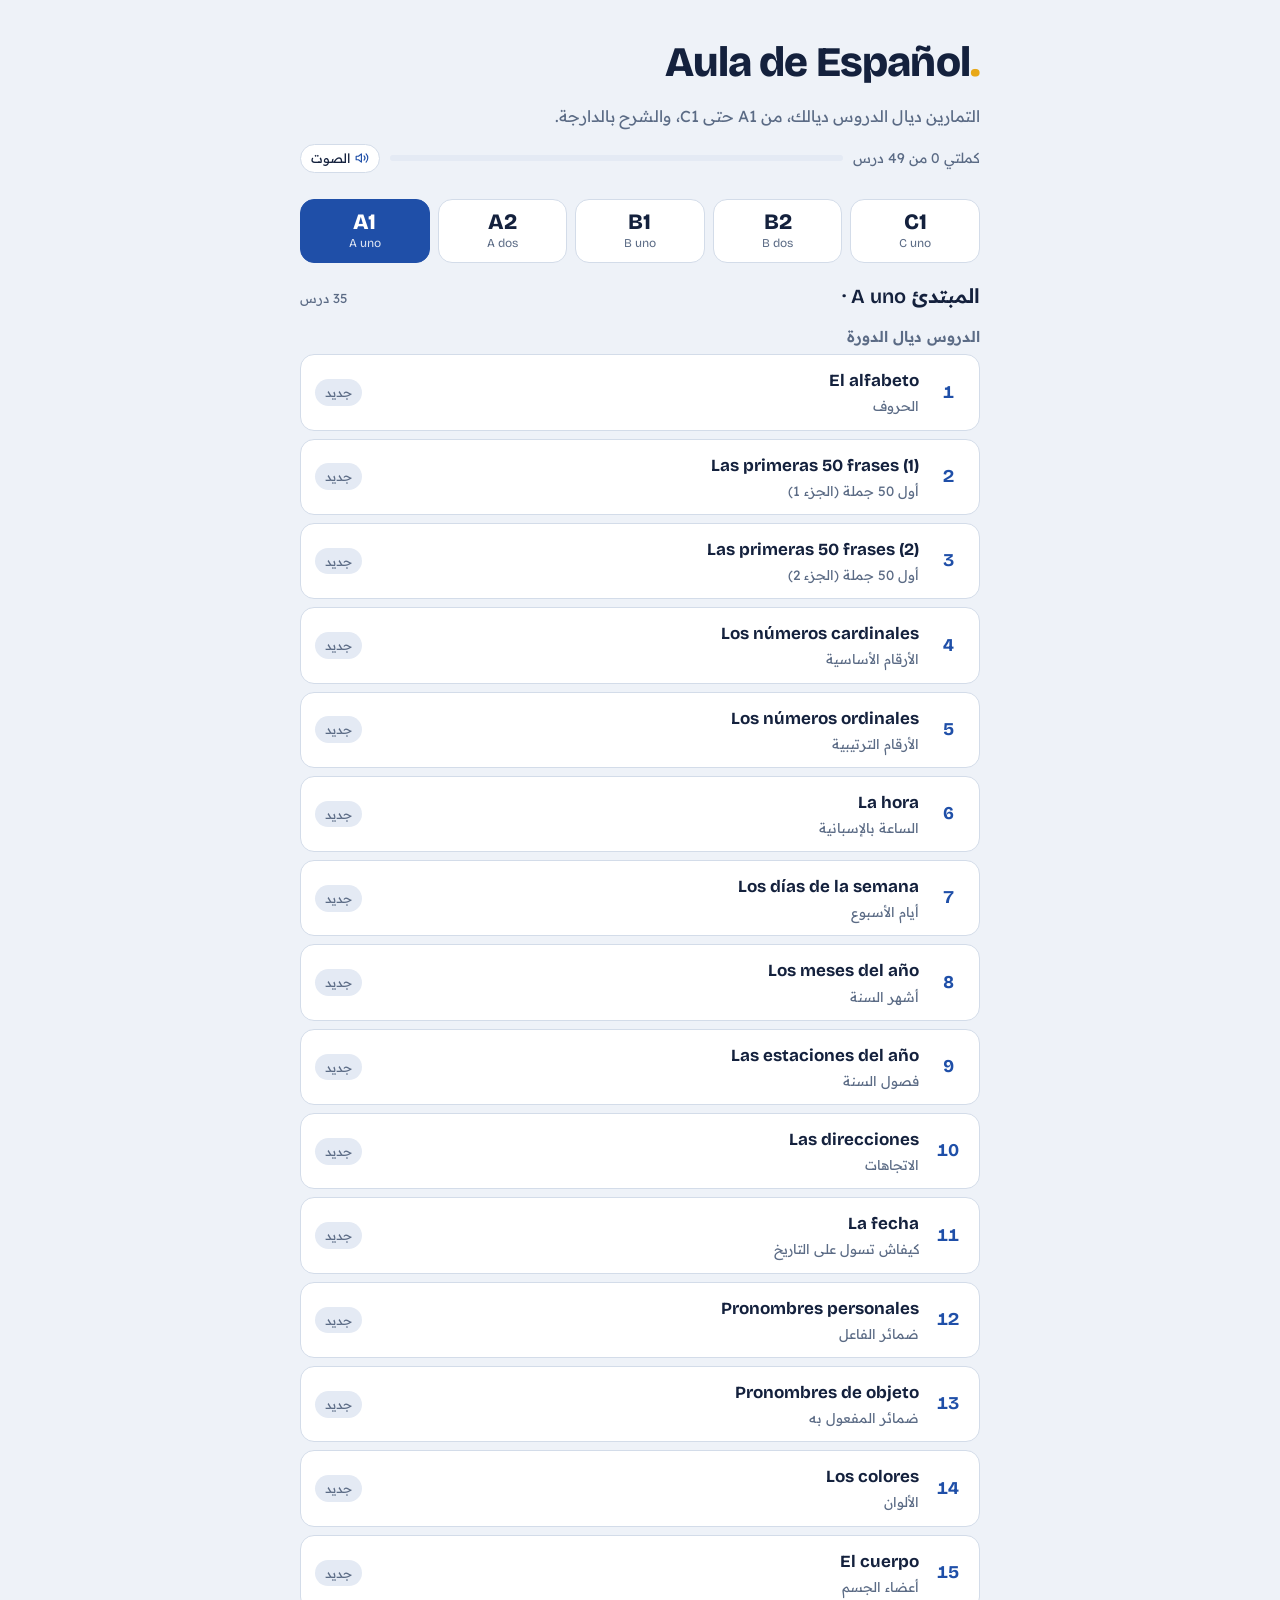
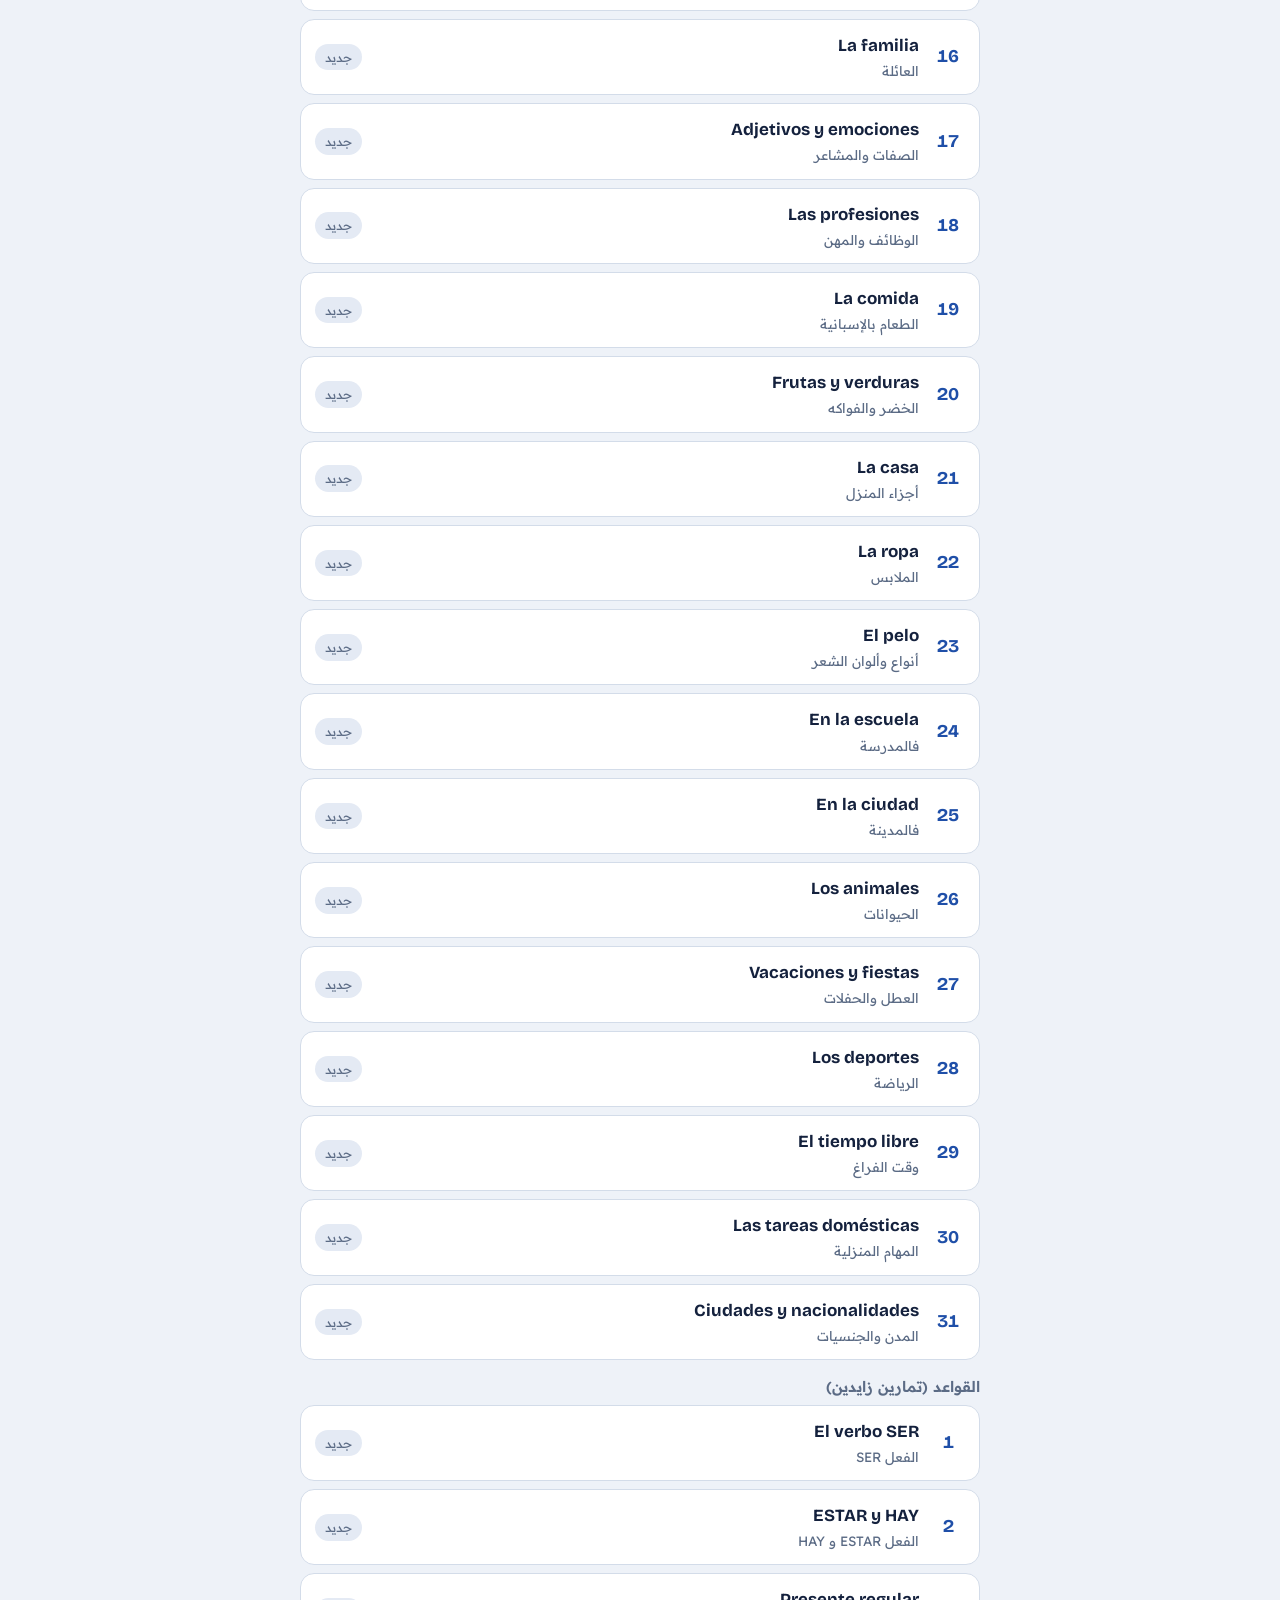
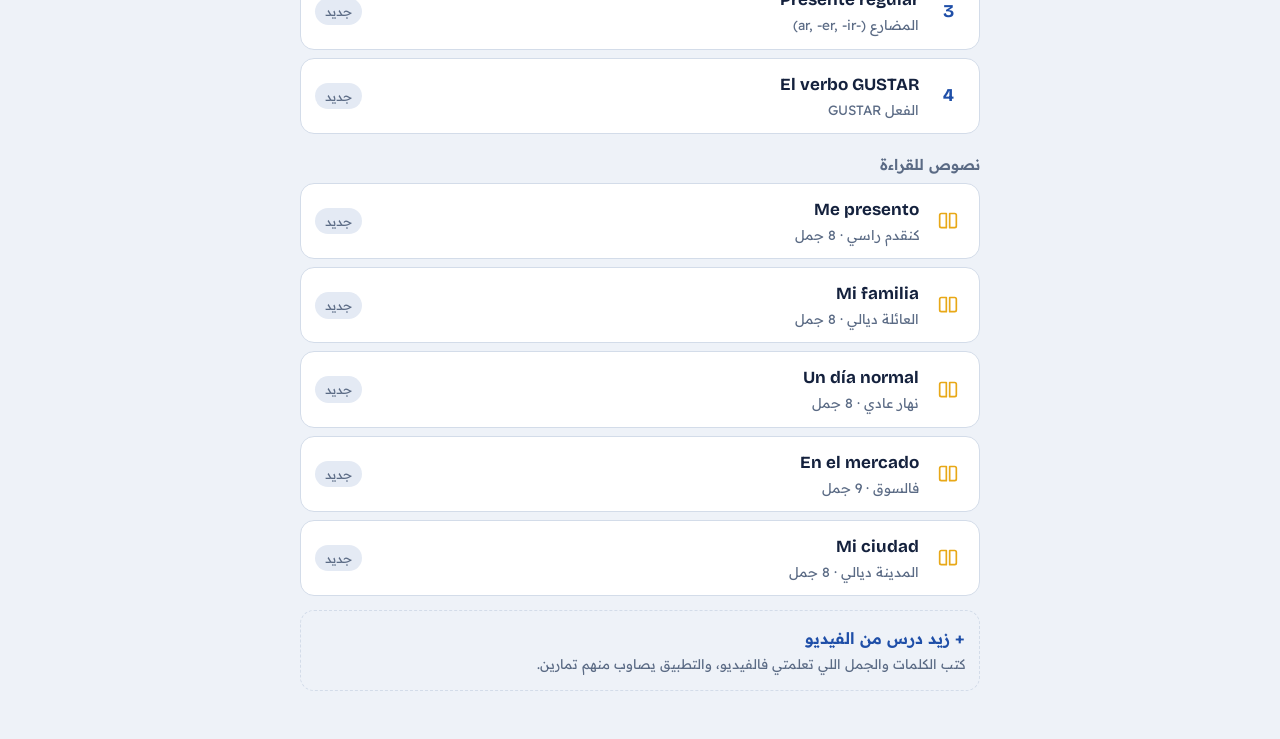
<file: docs/index.html>
<!doctype html>
<html lang="ar" dir="rtl">
<head>
<meta charset="utf-8">
<meta name="viewport" content="width=device-width, initial-scale=1, viewport-fit=cover">
<title>Aula de Español</title>
<meta name="description" content="تمارين الإسبانية من A1 حتى C1، بالشرح بالدارجة">
<link rel="preconnect" href="https://fonts.googleapis.com">
<link rel="preconnect" href="https://fonts.gstatic.com" crossorigin>
<link rel="stylesheet" href="https://fonts.googleapis.com/css2?family=Bricolage+Grotesque:opsz,wght@12..96,500;12..96,700;12..96,800&family=Readex+Pro:wght@300;400;500;600&display=swap">
<meta name="theme-color" content="#1F4FA8">
<link rel="manifest" href="manifest.webmanifest">
<link rel="icon" href="icons/icon-192.png">
<link rel="apple-touch-icon" href="icons/apple-touch-icon.png">
<meta name="apple-mobile-web-app-capable" content="yes">
<meta name="mobile-web-app-capable" content="yes">
<meta name="apple-mobile-web-app-title" content="Aula">
<meta name="apple-mobile-web-app-status-bar-style" content="default">
<style>:root { padding-top: env(safe-area-inset-top, 0px); padding-bottom: env(safe-area-inset-bottom, 0px); } body { margin: 0; } [hidden] { display: none !important; } img { max-width: 100%; }</style>
</head>
<body>
<style>
:root {
  --bg: #EEF2F8;
  --surface: #FFFFFF;
  --surface-2: #E4EAF4;
  --ink: #14213D;
  --muted: #5B6B85;
  --line: #D3DCE9;
  --accent: #1F4FA8;
  --accent-ink: #FFFFFF;
  --accent-soft: #DCE6F8;
  --sun: #E8A817;
  --sun-soft: #FCEFCB;
  --good: #1B7F52;
  --good-soft: #D6F0E2;
  --bad: #B83A33;
  --bad-soft: #F8DCDA;
  --radius: 14px;
  --display: "Bricolage Grotesque", "Readex Pro", system-ui, sans-serif;
  --body: "Readex Pro", "Segoe UI", Tahoma, system-ui, sans-serif;
}
@media (prefers-color-scheme: dark) {
  :root:not([data-theme="light"]) {
    color-scheme: dark;
    --bg: #0D1422; --surface: #16203A; --surface-2: #1D2946; --ink: #E7EDF8; --muted: #98A8C3;
    --line: #283655; --accent: #86A9F2; --accent-ink: #0D1422; --accent-soft: #22335A;
    --sun: #F2C14E; --sun-soft: #3A3120; --good: #5BC994; --good-soft: #173A2B; --bad: #F08A83; --bad-soft: #43201F;
  }
}
:root[data-theme="dark"] {
  color-scheme: dark;
  --bg: #0D1422; --surface: #16203A; --surface-2: #1D2946; --ink: #E7EDF8; --muted: #98A8C3;
  --line: #283655; --accent: #86A9F2; --accent-ink: #0D1422; --accent-soft: #22335A;
  --sun: #F2C14E; --sun-soft: #3A3120; --good: #5BC994; --good-soft: #173A2B; --bad: #F08A83; --bad-soft: #43201F;
}
* { box-sizing: border-box; }
html, body { background: var(--bg); }
body {
  color: var(--ink); font-family: var(--body); font-size: 16px; line-height: 1.65;
  padding-inline: 16px; padding-block: 0 48px;
}
#app { max-width: 680px; margin-inline: auto; }
.es { font-family: var(--display); direction: ltr; unicode-bidi: isolate; }
button { font: inherit; color: inherit; cursor: pointer; }
button:focus-visible, input:focus-visible, textarea:focus-visible, select:focus-visible { outline: 3px solid var(--sun); outline-offset: 2px; }
h1, h2, h3 { text-wrap: balance; margin: 0; line-height: 1.25; }

/* header */
.top { padding-block: 28px 18px; display: flex; flex-direction: column; gap: 6px; }
.brand { font-family: var(--display); font-weight: 800; font-size: clamp(30px, 8vw, 42px); letter-spacing: -0.02em; direction: ltr; text-align: right; }
.brand .mark { color: var(--sun); }
.sub { color: var(--muted); margin: 0; }
.meter { display: flex; align-items: center; gap: 10px; margin-top: 8px; font-size: 14px; color: var(--muted); }
.meter .bar { flex: 1; height: 6px; background: var(--surface-2); border-radius: 99px; overflow: hidden; }
.meter .bar i { display: block; height: 100%; background: var(--sun); border-radius: 99px; }

/* levels */
.levels { display: grid; grid-template-columns: repeat(5, 1fr); gap: 8px; direction: ltr; margin-block: 8px 20px; }
.lvl { background: var(--surface); border: 1.5px solid var(--line); border-radius: var(--radius); padding: 10px 4px 8px; display: flex; flex-direction: column; align-items: center; gap: 0; }
.lvl b { font-family: var(--display); font-size: 22px; font-weight: 800; line-height: 1.1; }
.lvl span { font-family: var(--display); font-size: 12px; color: var(--muted); }
.lvl[aria-pressed="true"] { background: var(--accent); border-color: var(--accent); color: var(--accent-ink); }
.lvl[aria-pressed="true"] span { color: var(--accent-ink); opacity: .85; }
.lvl-head { display: flex; justify-content: space-between; align-items: baseline; gap: 12px; margin-bottom: 10px; }
.lvl-head h2 { font-size: 20px; font-weight: 600; }
.lvl-head small { color: var(--muted); font-size: 13px; }

/* lesson list */
.list { display: flex; flex-direction: column; gap: 8px; }
.row { display: grid; grid-template-columns: 34px 1fr auto; align-items: center; gap: 12px; text-align: right; background: var(--surface); border: 1px solid var(--line); border-radius: var(--radius); padding: 12px 14px; width: 100%; }
.row:hover { border-color: var(--accent); }
.num { font-family: var(--display); font-weight: 700; color: var(--accent); font-size: 18px; text-align: center; font-variant-numeric: tabular-nums; }
.row .t { display: flex; flex-direction: column; min-width: 0; }
.row .t .es { font-weight: 700; font-size: 17px; text-align: right; }
.row .t small { color: var(--muted); font-size: 13.5px; }
.pill { font-size: 12.5px; padding: 3px 10px; border-radius: 99px; white-space: nowrap; font-variant-numeric: tabular-nums; }
.pill.new { background: var(--surface-2); color: var(--muted); }
.pill.ok { background: var(--good-soft); color: var(--good); }
.pill.mid { background: var(--sun-soft); color: var(--ink); }
.row.mine .num { color: var(--sun); }
.add-row { margin-top: 14px; border: 1.5px dashed var(--line); background: transparent; border-radius: var(--radius); padding: 14px; width: 100%; display: flex; flex-direction: column; gap: 2px; text-align: right; }
.add-row b { color: var(--accent); font-weight: 600; }
.add-row small { color: var(--muted); }

/* generic */
.back { background: none; border: 0; color: var(--muted); padding: 22px 0 8px; font-size: 15px; }
.back:hover { color: var(--accent); }
.eyebrow { font-family: var(--display); font-size: 13px; letter-spacing: .08em; text-transform: uppercase; color: var(--accent); direction: ltr; text-align: right; }
.lesson-title { font-family: var(--display); font-size: clamp(26px, 7vw, 34px); font-weight: 800; letter-spacing: -0.01em; direction: ltr; text-align: right; }
.lesson-ar { color: var(--muted); margin: 2px 0 18px; }
.tg { display: inline-block; margin: -8px 0 16px; color: var(--accent); font-weight: 500; font-size: 15px; text-decoration: none; border-bottom: 1.5px solid var(--accent-soft); }
.tg:hover { border-bottom-color: var(--accent); }
.note { background: var(--sun-soft); border-radius: var(--radius); padding: 14px 16px; display: flex; flex-direction: column; gap: 6px; margin-bottom: 20px; }
.note h3 { font-size: 15px; font-weight: 600; }
.note p { margin: 0; }
.note .es { font-weight: 700; }
.actions { display: grid; grid-template-columns: 1fr 1fr; gap: 10px; margin-bottom: 22px; }
.btn { border: 0; border-radius: 12px; padding: 13px 16px; font-weight: 600; background: var(--accent); color: var(--accent-ink); }
.btn.ghost { background: var(--surface); color: var(--ink); border: 1.5px solid var(--line); }
.btn:disabled { opacity: .45; cursor: default; }
h3.sec { font-size: 15px; font-weight: 600; color: var(--muted); margin-bottom: 8px; }
.vocab { background: var(--surface); border: 1px solid var(--line); border-radius: var(--radius); overflow: hidden; }
.vrow { display: grid; grid-template-columns: 40px 1fr 1fr; align-items: center; gap: 10px; padding: 9px 12px; border-top: 1px solid var(--line); }
.vrow:first-child { border-top: 0; }
.vrow .es { font-weight: 600; text-align: left; }
.vrow .ar { color: var(--muted); font-size: 15px; }
.say { width: 32px; height: 32px; border-radius: 99px; border: 0; background: var(--accent-soft); color: var(--accent); display: grid; place-items: center; }
.say svg { width: 16px; height: 16px; }

/* quiz */
.qtop { display: flex; align-items: center; gap: 12px; padding-block: 22px 18px; }
.qtop .close { background: none; border: 0; color: var(--muted); font-size: 15px; padding: 0; }
.qtop .bar { flex: 1; height: 8px; background: var(--surface-2); border-radius: 99px; overflow: hidden; }
.qtop .bar i { display: block; height: 100%; background: var(--accent); transition: width .3s; }
.qtop .count { font-variant-numeric: tabular-nums; color: var(--muted); font-size: 14px; direction: ltr; }
.kind { color: var(--muted); font-size: 14px; margin-bottom: 6px; }
.prompt { font-size: clamp(22px, 6vw, 28px); font-weight: 700; margin-bottom: 22px; display: flex; align-items: center; gap: 10px; flex-wrap: wrap; }
.prompt.es { justify-content: flex-end; }
.prompt .blank { display: inline-block; min-width: 70px; border-bottom: 3px solid var(--sun); margin-inline: 4px; color: var(--accent); text-align: center; }
.opts { display: flex; flex-direction: column; gap: 10px; }
.opt { background: var(--surface); border: 1.5px solid var(--line); border-radius: 12px; padding: 13px 16px; text-align: right; font-size: 17px; }
.opt.es { text-align: left; }
.opt:hover:not(:disabled) { border-color: var(--accent); }
.opt.right { background: var(--good-soft); border-color: var(--good); }
.opt.wrong { background: var(--bad-soft); border-color: var(--bad); }
.opt:disabled { cursor: default; }
.slots { min-height: 58px; border-bottom: 2px solid var(--line); display: flex; flex-wrap: wrap; gap: 8px; padding-bottom: 10px; margin-bottom: 18px; direction: ltr; }
.bank { display: flex; flex-wrap: wrap; gap: 8px; direction: ltr; }
.tok { background: var(--surface); border: 1.5px solid var(--line); border-bottom-width: 3px; border-radius: 10px; padding: 7px 13px; font-family: var(--display); font-size: 17px; font-weight: 600; }
.tok.used { visibility: hidden; }
.feedback { position: sticky; bottom: 0; margin-top: 24px; border-radius: var(--radius); padding: 14px 16px; display: flex; flex-direction: column; gap: 10px; }
.feedback.good { background: var(--good-soft); }
.feedback.bad { background: var(--bad-soft); }
.feedback b { font-size: 17px; }
.feedback .good-t { color: var(--good); }
.feedback .bad-t { color: var(--bad); }
.check { margin-top: 24px; width: 100%; }

/* flashcards */
.card { background: var(--surface); border: 1.5px solid var(--line); border-radius: 20px; min-height: 230px; padding: 24px; display: flex; flex-direction: column; align-items: center; justify-content: center; gap: 10px; text-align: center; width: 100%; margin-bottom: 14px; }
.card .front { font-family: var(--display); font-size: clamp(28px, 8vw, 38px); font-weight: 800; direction: ltr; }
.card .back-t { font-size: 22px; color: var(--accent); }
.card small { color: var(--muted); }

/* result */
.result { text-align: center; padding-block: 40px 10px; display: flex; flex-direction: column; align-items: center; gap: 8px; }
.score { font-family: var(--display); font-size: 64px; font-weight: 800; line-height: 1; direction: ltr; font-variant-numeric: tabular-nums; }
.score small { font-size: 26px; color: var(--muted); }
.result p { color: var(--muted); margin: 0; }
.review { margin-top: 18px; width: 100%; text-align: right; }

/* form */
.form { display: flex; flex-direction: column; gap: 14px; }
.form label { display: flex; flex-direction: column; gap: 6px; font-weight: 500; font-size: 15px; }
.form input, .form textarea, .form select { font: inherit; color: var(--ink); background: var(--surface); border: 1.5px solid var(--line); border-radius: 12px; padding: 11px 13px; width: 100%; }
.form textarea { min-height: 220px; direction: ltr; text-align: left; line-height: 1.8; font-family: var(--display); }
.help { background: var(--surface); border: 1px solid var(--line); border-radius: var(--radius); padding: 12px 14px; font-size: 14.5px; color: var(--muted); }
.help code { font-family: var(--display); color: var(--ink); direction: ltr; unicode-bidi: isolate; }
.err { color: var(--bad); font-size: 14px; margin: 0; }
.danger { background: none; border: 0; color: var(--bad); font-size: 14px; padding: 8px 0; }
.chip { display: inline-flex; align-items: center; gap: 5px; background: var(--surface); border: 1px solid var(--line); border-radius: 99px; padding: 3px 10px; font-size: 13px; color: var(--ink); }
.chip svg { width: 14px; height: 14px; color: var(--accent); }
.note.warn { background: var(--bad-soft); margin: 0; }
.field { display: flex; flex-direction: column; gap: 6px; font-weight: 500; font-size: 15px; }
.seg { display: grid; grid-template-columns: repeat(3, 1fr); gap: 6px; }
.seg-b { background: var(--surface); border: 1.5px solid var(--line); border-radius: 10px; padding: 9px; }
.seg-b[aria-pressed="true"] { background: var(--accent); border-color: var(--accent); color: var(--accent-ink); }
.steps { display: flex; flex-direction: column; gap: 12px; }
.steps section { background: var(--surface); border: 1px solid var(--line); border-radius: var(--radius); padding: 12px 16px; }
.steps h4 { margin: 0 0 4px; font-size: 16px; }
.steps ol { margin: 0; padding-inline-start: 20px; display: flex; flex-direction: column; gap: 6px; font-size: 15px; }
.toast { position: fixed; left: 16px; right: 16px; bottom: calc(16px + env(safe-area-inset-bottom, 0px)); max-width: 560px; margin-inline: auto; background: var(--ink); color: var(--bg); border-radius: 14px; padding: 12px 16px; display: flex; flex-wrap: wrap; gap: 6px 12px; align-items: center; justify-content: space-between; direction: rtl; z-index: 10; font-size: 14.5px; }
.toast .linkish { color: var(--sun); font-weight: 600; }
.row.read .num { color: var(--sun); display: grid; place-items: center; }
.seg.two { grid-template-columns: 1fr 1fr; }
.rctl { position: sticky; top: env(safe-area-inset-top, 0px); z-index: 2; background: var(--bg); padding-block: 10px; display: flex; flex-direction: column; gap: 10px; border-bottom: 1px solid var(--line); margin-bottom: 14px; }
.rctl .linkish { align-self: flex-start; }
.btn.stop { background: var(--bad); color: #fff; }
.turn-msg { margin: 0; font-weight: 600; color: var(--good); }
.reading { display: flex; flex-direction: column; gap: 4px; }
.sent { margin: 0; padding: 8px 12px; border-radius: 12px; cursor: pointer; display: flex; flex-direction: column; gap: 2px; border: 1.5px solid transparent; transition: background .2s; }
.sent .es { font-size: 19px; line-height: 1.6; text-align: left; }
.sent:hover { background: var(--surface); }
.sent.on { background: var(--accent-soft); border-color: var(--accent); }
.sent.turn { background: var(--good-soft); border-color: var(--good); }
.rqs { display: flex; flex-direction: column; gap: 18px; }
.rq { display: flex; flex-direction: column; gap: 10px; }
.rq .prompt { font-size: 19px; }
/* practice */
.pic { font-size: 88px; line-height: 1.15; text-align: center; margin: 4px 0 20px; }
.pic.num { font-family: var(--display); font-weight: 800; color: var(--accent); font-variant-numeric: tabular-nums; }
.answer-form { display: flex; flex-direction: column; gap: 10px; }
.answer-input { font: inherit; font-family: var(--display); font-size: 20px; direction: ltr; text-align: left; padding: 13px 14px; border-radius: 12px; border: 1.5px solid var(--line); background: var(--surface); color: var(--ink); width: 100%; resize: vertical; }
.answer-input.right { border-color: var(--good); background: var(--good-soft); }
.answer-input.wrong { border-color: var(--bad); background: var(--bad-soft); }
.keys { display: flex; flex-wrap: wrap; gap: 5px; direction: ltr; }
.key { background: var(--surface-2); border: 0; border-radius: 8px; min-width: 33px; padding: 4px 6px; font-family: var(--display); font-size: 17px; }
.key:hover { background: var(--accent-soft); }
.diff mark { background: var(--sun-soft); color: var(--bad); border-radius: 3px; text-decoration: underline; text-underline-offset: 3px; }
.row-say { display: flex; align-items: center; gap: 8px; flex-wrap: wrap; }
.row-say .es { font-size: 18px; }
.hint { color: var(--muted); font-size: 14px; }
.listen { display: flex; flex-direction: column; align-items: center; gap: 8px; margin: 4px 0 20px; }
.listen-btn { width: 88px; height: 88px; border-radius: 99px; border: 0; background: var(--accent); color: var(--accent-ink); display: grid; place-items: center; }
.listen-btn svg { width: 38px; height: 38px; }
.feedback.self, .feedback.wait { background: var(--surface); border: 1.5px solid var(--line); }
.btn.talk { grid-column: 1 / -1; background: var(--sun); color: #1b1606; display: flex; flex-direction: column; align-items: center; gap: 0; }
.btn.talk small { font-weight: 400; font-size: 13px; opacity: .8; }
/* chat */
.chat-title { flex: 1; text-align: left; color: var(--muted); font-size: 14px; overflow: hidden; text-overflow: ellipsis; white-space: nowrap; }
.chat-title b { color: var(--ink); }
.chat { display: flex; flex-direction: column; gap: 10px; padding-bottom: 170px; }
.bubble { max-width: 86%; padding: 10px 14px; border-radius: 18px; display: flex; flex-direction: column; gap: 6px; }
.bubble p { margin: 0; }
.bubble .es { font-size: 17px; text-align: left; }
.bubble.tutor { align-self: flex-start; background: var(--surface); border: 1px solid var(--line); border-start-start-radius: 6px; }
.bubble.me { align-self: flex-end; background: var(--accent); color: var(--accent-ink); border-start-end-radius: 6px; }
.bubble-tools { display: flex; align-items: center; gap: 10px; }
.linkish { background: none; border: 0; padding: 0; color: var(--accent); font-size: 14px; }
.tr { color: var(--muted); font-size: 15px; }
.fix { align-self: flex-end; max-width: 86%; border-radius: 12px; padding: 8px 12px; font-size: 14.5px; display: flex; flex-direction: column; gap: 4px; margin-top: -4px; }
.fix.good { background: var(--good-soft); } .fix.good b { color: var(--good); }
.fix.bad { background: var(--sun-soft); } .fix.bad b { color: var(--bad); }
.typing { flex-direction: row; gap: 5px; padding: 14px 16px; }
.typing span { width: 7px; height: 7px; border-radius: 99px; background: var(--muted); animation: blink 1.2s infinite; }
.typing span:nth-child(2) { animation-delay: .2s; } .typing span:nth-child(3) { animation-delay: .4s; }
@keyframes blink { 0%, 80%, 100% { opacity: .25; } 40% { opacity: 1; } }
.composer { position: fixed; left: 0; right: 0; bottom: 0; background: var(--bg); border-top: 1px solid var(--line); padding: 10px 16px calc(10px + env(safe-area-inset-bottom, 0px)); }
.composer-in { max-width: 680px; margin-inline: auto; display: flex; flex-direction: column; gap: 8px; }
.chat-form { display: flex; gap: 8px; }
.chat-form .answer-input { font-size: 17px; padding: 11px 13px; }
@media (prefers-reduced-motion: reduce) { .typing span { animation: none; opacity: .6; } }
@media (prefers-reduced-motion: reduce) { * { transition: none !important; } }
@media (max-width: 420px) { .levels { gap: 5px; } .lvl b { font-size: 19px; } .vrow { grid-template-columns: 36px 1fr; } .vrow .ar { grid-column: 2; margin-top: -6px; } }
</style>

<main id="app" dir="rtl" lang="ar"></main>

<script>
/* ============ المحتوى: الدروس ============
   كل درس: level, es (العنوان), ar, note (سطور، الكلمات الإسبانية بين {})، vocab [es, ar],
   fill [الجملة مع ___, الجواب, [الغلطين]], build [الجملة, المعنى] */
const LEVELS = [
  { id: "A1", name: "A uno", ar: "المبتدئ" },
  { id: "A2", name: "A dos", ar: "ما قبل المتوسط" },
  { id: "B1", name: "B uno", ar: "المتوسط" },
  { id: "B2", name: "B dos", ar: "فوق المتوسط" },
  { id: "C1", name: "C uno", ar: "المتقدم" }
];

const SECTIONS = [
  { id: "course", title: "الدروس ديال الدورة" },
  { id: "grammar", title: "القواعد (تمارين زايدين)" },
  { id: "", title: "" },
  { id: "mine", title: "الدروس اللي زدتي" }
];

const LESSONS = [
  // ---------- A1: الدروس ديال الدورة (بنفس الترتيب ديال الجروب) ----------
  { id: "c01", level: "A1", sec: "course", tg: "https://t.me/c/2091493340/8", es: "El alfabeto", ar: "الحروف",
    note: ["الأبجدية فالإسبانية فيها 27 حرف. كاين حرف خاص: {ñ} ({eñe}) كينطق «نْي» بحال {España}.",
           "{h} ما كتنطقش: {hola} كتقرا «أولا». {j} كتنطق بحال «خ»: {jamón}.",
           "{ll} و {y} كينطقو بحال «ي»: {llamar}. {b} و {v} كينطقو بجوج بحال «ب»."],
    vocab: [["a","حرف A"],["be","حرف B"],["ce","حرف C"],["hache","حرف H (ما كينطقش)"],["jota","حرف J (كينطق خ)"],["eñe","حرف Ñ (نْي)"],["uve","حرف V"],["equis","حرف X"],["i griega","حرف Y"],["zeta","حرف Z"],["erre","حرف R"],["elle","حرف LL (ي)"]],
    fill: [["La letra Ñ se llama ___.","eñe",["ene","elle","jota"]],["La letra J se llama ___.","jota",["ge","hache","i griega"]],["En «hola» la letra ___ no se pronuncia.","h",["o","l","a"]],["«España» se escribe con ___.","ñ",["n","ll","y"]]],
    build: [["¿Cómo se escribe tu nombre?","كيفاش كتكتب السمية ديالك؟"],["Se escribe con jota","كتكتب بحرف J"]] },
  { id: "c02", level: "A1", sec: "course", tg: "https://t.me/c/2091493340/9", es: "Las primeras 50 frases (1)", ar: "أول 50 جملة (الجزء 1)",
    note: ["جمل كتستعملها كل نهار. حفظها كاملة بحال ما هي.",
           "{¿Qué tal?} = لاباس؟ والجواب: {Muy bien, gracias}. {De nada} = بلا جميل."],
    vocab: [["hola","سلام"],["buenos días","صباح الخير"],["buenas noches","تصبح على خير"],["¿qué tal?","لاباس؟"],["muy bien","مزيان بزاف"],["gracias","شكرا"],["de nada","بلا جميل"],["por favor","عافاك"],["lo siento","سمح ليا (متأسف)"],["perdón","سمح ليا"],["sí","إيه"],["adiós","بسلامة"],["hasta mañana","حتى لغدا"]],
    fill: [["Muchas gracias. — De ___.","nada",["favor","bien","tal"]],["Hola, ¿qué ___?","tal",["nada","siento","días"]],["Lo ___, no entiendo.","siento",["tal","gracias","bien"]],["Hasta ___.","mañana",["nada","perdón","gracias"]]],
    build: [["¿Cómo te llamas?","شنو سميتك؟"],["Me llamo Youssef","سميتي يوسف"],["Muy bien, gracias","مزيان بزاف، شكرا"]] },
  { id: "c02b", level: "A1", sec: "course", tg: "https://t.me/c/2091493340/11", es: "Las primeras 50 frases (2)", ar: "أول 50 جملة (الجزء 2)",
    note: ["جمل باش تسول وتفهم. {¿Puedes repetir?} و {más despacio} كيعاونوك بزاف فالأول.",
           "{Tengo hambre} = فيا الجوع. فالإسبانية كنقولو «عندي الجوع» بالفعل {tener}."],
    vocab: [["¿de dónde eres?","منين نتا؟"],["soy de Marruecos","أنا من المغرب"],["¿hablas español?","واش كتهضر الإسبانية؟"],["un poco","شوية"],["no entiendo","ما فهمتش"],["¿puedes repetir?","تقدر تعاود؟"],["más despacio","بشوية"],["¿cuánto cuesta?","بشحال؟"],["tengo hambre","فيا الجوع"],["tengo sed","فيا العطش"],["no sé","ما عرفتش"]],
    fill: [["¿De dónde ___? — Soy de Marruecos.","eres",["es","soy","son"]],["Hablo español un ___.","poco",["mucho","nada","bien"]],["¿Cuánto ___ esto?","cuesta",["cuestas","está","tiene"]],["Tengo ___, quiero agua.","sed",["hambre","frío","sueño"]]],
    build: [["¿Dónde está el baño?","فين كاين الطواليط؟"],["No entiendo, ¿puedes repetir?","ما فهمتش، تقدر تعاود؟"],["Habla más despacio, por favor","هضر بشوية عافاك"]] },
  { id: "c03", level: "A1", sec: "course", tg: "https://t.me/c/2091493340/12", es: "Los números cardinales", ar: "الأرقام الأساسية",
    note: ["من 11 حتى 15 عندهم سميات خاصة: {once, doce, trece, catorce, quince}. ومن 16: {dieciséis, diecisiete}.",
           "من 21 حتى 29 كلمة وحدة: {veintiuno, veintidós}. ومن 31: {treinta y uno}.",
           "باش تقول العمر: {Tengo} 20 {años}."],
    vocab: [["uno","واحد · 1"],["dos","جوج · 2"],["tres","تلاتة · 3"],["cinco","خمسة · 5"],["diez","عشرة · 10"],["once","حداش · 11"],["doce","طناش · 12"],["quince","خمسطاش · 15"],["veinte","عشرين · 20"],["treinta","تلاتين · 30"],["cincuenta","خمسين · 50"],["cien","مية · 100"],["mil","ألف · 1000"]],
    fill: [["Tengo ___ años. (20)","veinte",["doce","dos","cien"]],["Dos más tres son ___.","cinco",["seis","cuatro","tres"]],["Tengo ___ años. (15)","quince",["cinco","cincuenta","once"]],["Una semana tiene ___ días.","siete",["seis","cinco","diez"]]],
    build: [["Tengo treinta años","عندي 30 عام"],["Mi número es el doce","الرقم ديالي هو 12"]] },
  { id: "c04", level: "A1", sec: "course", tg: "https://t.me/c/2091493340/13", es: "Los números ordinales", ar: "الأرقام الترتيبية",
    note: ["{primero, segundo, tercero, cuarto, quinto, sexto, séptimo, octavo, noveno, décimo}.",
           "كيتبدلو مع المؤنث: {la primera vez}.",
           "قبل الاسم المذكر، {primero} كتولي {primer} و {tercero} كتولي {tercer}: {el primer día}."],
    vocab: [["primero","الأول"],["segundo","التاني"],["tercero","التالت"],["cuarto","الرابع"],["quinto","الخامس"],["sexto","السادس"],["séptimo","السابع"],["octavo","التامن"],["noveno","التاسع"],["décimo","العاشر"],["último","اللخر"]],
    fill: [["Vivo en el ___ piso. (3)","tercer",["tres","tercero","tercera"]],["Hoy es el ___ día de clase. (1)","primer",["primero","uno","primera"]],["Es la ___ vez que vengo. (2)","segunda",["segundo","dos","segundos"]],["Marzo es el ___ mes del año.","tercer",["tercero","tres","tercera"]]],
    build: [["Vivo en el segundo piso","ساكن فالطابق التاني"],["Es mi primera clase","هادي أول حصة ديالي"]] },
  { id: "c05", level: "A1", sec: "course", tg: "https://t.me/c/2091493340/14", es: "La hora", ar: "الساعة بالإسبانية",
    note: ["{¿Qué hora es?} = شحال فالساعة؟ الجواب: {Es la una} (الوحدة) و {Son las dos, las tres...}",
           "{y cuarto} = وربع، {y media} = ونص، {menos cuarto} = قل ربع، {en punto} = نيشان."],
    vocab: [["¿qué hora es?","شحال فالساعة؟"],["es la una","الوحدة"],["son las dos","الجوج"],["y cuarto","وربع"],["y media","ونص"],["menos cuarto","قل ربع"],["en punto","نيشان"],["de la mañana","فالصباح"],["de la tarde","فالعشية"],["de la noche","فالليل"],["el mediodía","الظهر"],["la medianoche","نص الليل"]],
    fill: [["Es la una y ___. (1:30)","media",["cuarto","menos","punto"]],["Son las tres ___ cuarto. (3:15)","y",["de","en","a"]],["Son las cinco ___ cuarto. (4:45)","menos",["y","en","de"]],["___ las ocho de la mañana.","Son",["Es","Está","Hay"]]],
    build: [["Son las ocho y media","التمنية ونص"],["¿A qué hora empieza la clase?","فوقاش كتبدا الحصة؟"]] },
  { id: "c06", level: "A1", sec: "course", tg: "https://t.me/c/2091493340/17", es: "Los días de la semana", ar: "أيام الأسبوع",
    note: ["الأيام كيتكتبو بحروف صغار: {lunes}، ماشي {Lunes}.",
           "«نهار الاثنين» = {el lunes}. «كل اثنين» = {los lunes}."],
    vocab: [["lunes","الاثنين"],["martes","الثلاث"],["miércoles","الربع"],["jueves","الخميس"],["viernes","الجمعة"],["sábado","السبت"],["domingo","الحد"],["hoy","اليوم"],["mañana","غدا"],["ayer","البارح"],["el fin de semana","الويكاند"]],
    fill: [["Después del lunes viene el ___.","martes",["domingo","jueves","sábado"]],["Hoy es viernes, mañana es ___.","sábado",["jueves","domingo","lunes"]],["No trabajo ___ domingos.","los",["el","la","las"]],["Ayer fue miércoles, hoy es ___.","jueves",["martes","viernes","lunes"]]],
    build: [["Hoy es lunes","اليوم الاثنين"],["El sábado voy a la playa","نهار السبت غادي نمشي للبحر"]] },
  { id: "c07", level: "A1", sec: "course", tg: "https://t.me/c/2091493340/18", es: "Los meses del año", ar: "أشهر السنة",
    note: ["الشهور حتى هوما كيتكتبو بحروف صغار: {enero, febrero...}",
           "«فشهر» = {en}: {en julio}. التاريخ: {el 5 de mayo}."],
    vocab: [["enero","يناير"],["febrero","فبراير"],["marzo","مارس"],["abril","أبريل"],["mayo","ماي"],["junio","يونيو"],["julio","يوليوز"],["agosto","غشت"],["septiembre","شتنبر"],["octubre","أكتوبر"],["noviembre","نونبر"],["diciembre","دجنبر"]],
    fill: [["El primer mes del año es ___.","enero",["junio","febrero","marzo"]],["Después de julio viene ___.","agosto",["junio","septiembre","mayo"]],["Mi cumpleaños es ___ abril.","en",["el","a","de"]],["El último mes del año es ___.","diciembre",["noviembre","enero","octubre"]]],
    build: [["Mi cumpleaños es en mayo","عيد الميلاد ديالي فماي"],["En agosto hace mucho calor","فغشت كتكون السخونية بزاف"]] },
  { id: "c08", level: "A1", sec: "course", tg: "https://t.me/c/2091493340/21", es: "Las estaciones del año", ar: "فصول السنة",
    note: ["{la primavera, el verano, el otoño, el invierno}.",
           "الطقس كنقولوه بـ {hace}: {hace calor}، {hace frío}، {hace sol}. والشتا والثلج: {llueve}، {nieva}."],
    vocab: [["la primavera","الربيع"],["el verano","الصيف"],["el otoño","الخريف"],["el invierno","فصل الشتا"],["hace calor","كاينة السخونية"],["hace frío","كاين البرد"],["llueve","كتشتا"],["nieva","كيطيح الثلج"],["hace sol","كاينة الشمس"],["hace viento","كاين الريح"]],
    fill: [["En invierno hace ___.","frío",["calor","sol","verano"]],["En ___ vamos a la playa.","verano",["invierno","otoño","frío"]],["Hoy ___ mucho, necesito un paraguas.","llueve",["hace","sol","verano"]],["Después del invierno viene la ___.","primavera",["otoño","verano","invierno"]]],
    build: [["En verano hace mucho calor","فالصيف كتكون السخونية بزاف"],["Me gusta el otoño","كيعجبني الخريف"]] },
  { id: "c09", level: "A1", sec: "course", tg: "https://t.me/c/2091493340/24", es: "Las direcciones", ar: "الاتجاهات",
    note: ["باش تسول على الطريق: {¿Dónde está...?} ولا {¿Cómo llego a...?}",
           "{de + el} كتولي {del}: {al lado del banco}."],
    vocab: [["a la derecha","على ليمن"],["a la izquierda","على ليسر"],["todo recto","نيشان"],["cerca","قريب"],["lejos","بعيد"],["al lado de","حدا"],["enfrente de","مقابل"],["detrás de","من ور"],["gira","دور"],["la calle","الزنقة"],["la esquina","الكوان (راس الزنقة)"]],
    fill: [["Sigue todo ___.","recto",["derecha","cerca","calle"]],["Gira a la ___ en la esquina.","izquierda",["recto","cerca","lejos"]],["La farmacia está al lado ___ banco.","del",["de la","en","a"]],["¿Está ___? — No, está a cinco minutos.","lejos",["recto","derecha","esquina"]]],
    build: [["¿Dónde está la estación?","فين كاينة المحطة؟"],["Gira a la derecha","دور على ليمن"],["Está cerca de aquí","قريبة من هنا"]] },
  { id: "c10", level: "A1", sec: "course", tg: "https://t.me/c/2091493340/27", es: "La fecha", ar: "كيفاش تسول على التاريخ",
    note: ["{¿Qué fecha es hoy?} ولا {¿A qué estamos hoy?} = أشمن تاريخ اليوم؟",
           "الجواب: {Hoy es el 5 de marzo}. العام: {Nací en 1998}."],
    vocab: [["¿qué fecha es hoy?","أشمن تاريخ اليوم؟"],["¿qué día es hoy?","أشمن نهار اليوم؟"],["el cumpleaños","عيد الميلاد"],["el año","العام"],["el mes","الشهر"],["la semana","السيمانة"],["el día","النهار"],["¿cuándo?","فوقاش؟"],["nací","تزاديت"]],
    fill: [["Hoy es el cinco ___ marzo.","de",["en","a","el"]],["¿Qué ___ es hoy? — Es el 10 de mayo.","fecha",["hora","año","mes"]],["¿___ es tu cumpleaños?","Cuándo",["Qué","Dónde","Cuánto"]],["Nací ___ 1998.","en",["de","el","a"]]],
    build: [["Hoy es el doce de octubre","اليوم 12 أكتوبر"],["¿Cuándo es tu cumpleaños?","فوقاش عيد الميلاد ديالك؟"]] },
  { id: "c11", level: "A1", sec: "course", tg: "https://t.me/c/2091493340/30", es: "Pronombres personales", ar: "ضمائر الفاعل",
    note: ["{yo, tú, él, ella, usted, nosotros, vosotros, ellos, ellas, ustedes}.",
           "بزاف دالمرات كنحيدو الضمير: {Soy Ali} عوض {Yo soy Ali}.",
           "{usted} للاحترام، وكياخد نفس الفعل ديال {él}: {¿Usted es el profesor?}"],
    vocab: [["yo","أنا"],["tú","نتا / نتي"],["él","هو"],["ella","هي"],["usted","حضرتك (باحترام)"],["nosotros","حنا"],["vosotros","نتوما"],["ellos","هوما (رجال)"],["ellas","هوما (عيالات)"],["ustedes","حضراتكم"]],
    fill: [["___ soy estudiante.","Yo",["Tú","Él","Nosotros"]],["___ somos hermanos.","Nosotros",["Ellos","Yo","Tú"]],["¿___ eres de Tánger?","Tú",["Yo","Él","Usted"]],["María y Ana: ___ son amigas.","ellas",["ellos","nosotras","ella"]]],
    build: [["Ella es mi hermana","هي أختي"],["Nosotros somos de Rabat","حنا من الرباط"]] },
  { id: "c12", level: "A1", sec: "course", tg: "https://t.me/c/2091493340/34", es: "Pronombres de objeto", ar: "ضمائر المفعول به",
    note: ["باش ما تعاودش الكلمة: {¿El libro? Lo tengo.}",
           "{lo} (مذكر)، {la} (مؤنث)، {los}، {las}، و {me, te, nos, os}. كيجيو قبل الفعل."],
    vocab: [["lo","ه (مذكر)"],["la","ها (مؤنث)"],["los","هم"],["las","هن"],["me","ني"],["te","ك"],["nos","نا"],["ya","ديجا"]],
    fill: [["¿Tienes el libro? — Sí, ___ tengo.","lo",["la","los","las"]],["¿Compraste las manzanas? — Sí, ___ compré.","las",["los","la","lo"]],["¿Me llamas mañana? — Sí, ___ llamo.","te",["me","lo","nos"]],["¿Ves a María? — No, no ___ veo.","la",["lo","le","las"]]],
    build: [["Te quiero mucho","كنبغيك بزاف"],["Lo compré ayer","شريتو البارح"]] },
  { id: "c13", level: "A1", sec: "course", tg: "https://t.me/c/2091493340/35", es: "Los colores", ar: "الألوان",
    note: ["اللون كيجي من بعد الاسم: {un coche rojo}.",
           "كيتبدل مع المؤنث والجمع: {una casa roja}، {los zapatos negros}. {azul, verde, gris} ما كيتبدلوش مع المؤنث."],
    vocab: [["rojo","حمر"],["azul","زرق"],["verde","خضر"],["amarillo","صفر"],["negro","كحل"],["blanco","بيض"],["gris","رمادي"],["marrón","قهوي"],["naranja","ليموني"],["rosa","وردي"],["morado","موف"]],
    fill: [["El cielo es ___.","azul",["rojo","negro","verde"]],["Tengo una camisa ___.","blanca",["blanco","blancos","blancas"]],["La hierba es ___.","verde",["azul","amarilla","gris"]],["Los plátanos son ___.","amarillos",["amarillo","amarilla","amarillas"]]],
    build: [["Mi coche es negro","الطوموبيل ديالي كحلة"],["Me gusta el color azul","كيعجبني اللون الزرق"]] },
  { id: "c14", level: "A1", sec: "course", tg: "https://t.me/c/2091493340/36", es: "El cuerpo", ar: "أعضاء الجسم",
    note: ["باش تقول «كيضرني»: {me duele} + مفرد ({me duele la cabeza})، {me duelen} + جمع ({me duelen los pies})."],
    vocab: [["la cabeza","الراس"],["el ojo","العين"],["la nariz","النيف"],["la boca","الفم"],["la oreja","الودن"],["el pelo","الشعر"],["la mano","اليد"],["el brazo","الدراع"],["la pierna","الرجل"],["el pie","القدم"],["el estómago","الكرش"],["la espalda","الظهر"]],
    fill: [["Me ___ la cabeza.","duele",["duelen","dolor","duelo"]],["Me duelen los ___.","pies",["pie","cabeza","mano"]],["Vemos con los ___.","ojos",["orejas","manos","pies"]],["Escribo con la ___ derecha.","mano",["pierna","nariz","oreja"]]],
    build: [["Me duele el estómago","كتضرني الكرش"],["Tengo los ojos negros","عندي العينين كحلين"]] },
  { id: "c15", level: "A1", sec: "course", tg: "https://t.me/c/2091493340/37", es: "La familia", ar: "العائلة",
    note: ["باش تقول «ديالي» قبل الكلمة: {mi} للمفرد ({mi padre}) و {mis} للجمع ({mis padres}).",
           "{padres} معناها الباب والماما بجوج."],
    vocab: [["el padre","الباب"],["la madre","الماما"],["el hermano","خو"],["la hermana","أخت"],["el abuelo","الجد"],["la abuela","الجدة"],["el hijo","الولد (الابن)"],["el tío","العم / الخال"],["el primo","ولد العم"],["la esposa","المرا (الزوجة)"]],
    fill: [["La madre de mi madre es mi ___.","abuela",["tía","hermana","prima"]],["Tengo dos ___: Ali y Omar.","hermanos",["hermana","abuela","tío"]],["El hermano de mi padre es mi ___.","tío",["primo","abuelo","hijo"]],["___ padre es médico.","Mi",["Yo","Tú","Él"]]],
    build: [["Tengo una hermana pequeña","عندي أخت صغيرة"],["Mi familia es grande","العائلة ديالي كبيرة"]] },
  { id: "c16", level: "A1", sec: "course", tg: "https://t.me/c/2091493340/38", es: "Adjetivos y emociones", ar: "الصفات والمشاعر",
    note: ["المشاعر (حاجة مؤقتة) مع {estar}: {Estoy triste}.",
           "الوصف (حاجة ما كتبدلش) مع {ser}: {Es alto}.",
           "الصفة كتبدل مع المؤنث: {alto → alta}، {pequeño → pequeña}."],
    vocab: [["feliz","فرحان"],["triste","حزين"],["cansado","عيان"],["enfadado","مقلق"],["nervioso","متوتر"],["tranquilo","هاني"],["grande","كبير"],["pequeño","صغير"],["alto","طويل"],["bajo","قصير"],["guapo","زوين"],["simpático","ضريف"]],
    fill: [["Hoy ___ muy cansado.","estoy",["soy","es","hay"]],["Mi hermano ___ alto y simpático.","es",["está","estoy","hay"]],["Hoy es mi cumpleaños y estoy muy ___.","feliz",["triste","enfadado","cansado"]],["Mi casa no es grande, es ___.","pequeña",["pequeño","grande","alta"]]],
    build: [["Estoy muy contento hoy","فرحان بزاف اليوم"],["Mi amiga es muy simpática","صاحبتي ضريفة بزاف"]] },
  { id: "c17", level: "A1", sec: "course", tg: "https://t.me/c/2091493340/39", es: "Las profesiones", ar: "الوظائف والمهن",
    note: ["{¿A qué te dedicas?} = شنو كتخدم؟",
           "الجواب بلا {un}: {Soy médico}. المؤنث: {médica, profesora, enfermera}."],
    vocab: [["el médico","الطبيب"],["el profesor","الأستاذ"],["el ingeniero","المهندس"],["el enfermero","الفرملي"],["el abogado","المحامي"],["el policía","البوليسي"],["el cocinero","الطباخ"],["el camarero","السرباي"],["el conductor","الشيفور"],["el mecánico","الميكانيسيان"],["el vendedor","البياع"]],
    fill: [["Mi madre es ___. Trabaja en un hospital.","enfermera",["enfermero","cocinero","camarero"]],["El ___ trabaja en un restaurante.","cocinero",["médico","abogado","policía"]],["¿A qué te ___? — Soy profesor.","dedicas",["llamas","gusta","dedico"]],["Mi padre es ___. Conduce un taxi.","conductor",["mecánico","abogado","profesor"]]],
    build: [["Soy ingeniero","أنا مهندس"],["Mi hermana es médica","أختي طبيبة"]] },
  { id: "c18", level: "A1", sec: "course", tg: "https://t.me/c/2091493340/41", es: "La comida", ar: "الطعام بالإسبانية",
    note: ["{el desayuno} = الفطور، {la comida} = الغدا، {la cena} = العشا.",
           "{me gusta} + حاجة وحدة: {Me gusta el té}. {me gustan} + بزاف: {Me gustan los huevos}."],
    vocab: [["el pan","الخبز"],["el agua","الما"],["la leche","الحليب"],["el pollo","الدجاج"],["la carne","اللحم"],["el pescado","الحوت"],["el huevo","البيضة"],["el queso","الفرماج"],["el arroz","الروز"],["el té","أتاي"],["el desayuno","الفطور"],["la cena","العشا"]],
    fill: [["Me ___ el té.","gusta",["gustan","gusto","gustas"]],["Me ___ los huevos.","gustan",["gusta","gusto","gustamos"]],["Para el ___ tomo café con leche.","desayuno",["cena","queso","pollo"]],["No me gusta ___ leche.","la",["el","los","las"]]],
    build: [["Me gusta mucho el té","كيعجبني أتاي بزاف"],["Quiero un vaso de agua","بغيت كاس ديال الما"]] },
  { id: "c19", level: "A1", sec: "course", tg: "https://t.me/c/2091493340/42", es: "Frutas y verduras", ar: "الخضر والفواكه",
    note: ["فالسوق: {Un kilo de tomates, por favor}. {¿Cuánto cuesta el kilo?}"],
    vocab: [["la manzana","التفاحة"],["el plátano","البنانة"],["la naranja","الليمونة"],["las uvas","العنب"],["la fresa","الفريز"],["la sandía","الدلاح"],["el tomate","الطماطم"],["la patata","البطاطا"],["la cebolla","البصلة"],["la zanahoria","خيزو"],["la lechuga","الخص"],["el pimiento","الفلفلة"]],
    fill: [["La ___ es roja y pequeña.","fresa",["sandía","patata","lechuga"]],["El plátano es ___.","amarillo",["azul","rojo","negro"]],["Para la ensalada necesito ___.","lechuga",["plátano","fresa","sandía"]],["Un kilo ___ patatas, por favor.","de",["en","a","por"]]],
    build: [["Me gustan las manzanas","كيعجبني التفاح"],["Un kilo de patatas, por favor","كيلو ديال البطاطا عافاك"]] },
  { id: "c20", level: "A1", sec: "course", tg: "https://t.me/c/2091493340/43", es: "La casa", ar: "أجزاء المنزل",
    note: ["{Mi casa tiene...} = الدار ديالي فيها...",
           "{arriba} = لفوق، {abajo} = لتحت."],
    vocab: [["la cocina","الكوزينة"],["el dormitorio","بيت النعاس"],["el salón","الصالون"],["el baño","الطواليط / الدوش"],["la ventana","الشرجم"],["la puerta","الباب"],["el jardín","الجردة"],["la escalera","الدروج"],["el techo","السقف"],["el suelo","الأرض"],["la habitación","البيت"]],
    fill: [["Cocino en la ___.","cocina",["baño","salón","ventana"]],["Duermo en el ___.","dormitorio",["jardín","baño","techo"]],["Abre la ___, hace calor.","ventana",["cocina","escalera","suelo"]],["Mi casa ___ tres habitaciones.","tiene",["es","hay","está"]]],
    build: [["Mi casa tiene un jardín","الدار ديالي فيها جردة"],["El baño está arriba","الطواليط لفوق"]] },
  { id: "c21", level: "A1", sec: "course", tg: "https://t.me/c/2091493340/44", es: "La ropa", ar: "الملابس",
    note: ["{llevar} = لابس: {Llevo una camisa azul}.",
           "{ponerse} = لبس: {Me pongo el abrigo}."],
    vocab: [["la camisa","القميجة"],["la camiseta","التيشورت"],["los pantalones","السروال"],["la falda","الصاية"],["el vestido","الروبة"],["los zapatos","الصباط"],["la chaqueta","الجاكيط"],["el abrigo","المونطو"],["el jersey","التريكو"],["los calcetines","التقاشر"],["la gorra","الكاسكيطة"]],
    fill: [["Hace frío, me pongo el ___.","abrigo",["camiseta","falda","gorra"]],["Yo hoy ___ unos pantalones negros.","llevo",["lleva","llevar","llevado"]],["Los ___ son para los pies.","zapatos",["pantalones","jerseys","vestidos"]],["Mi hermana lleva una ___ roja.","falda",["zapatos","abrigo","pantalones"]]],
    build: [["Llevo una camisa blanca","لابس قميجة بيضا"],["¿Cuánto cuestan estos zapatos?","بشحال هاد الصباط؟"]] },
  { id: "c22", level: "A1", sec: "course", tg: "https://t.me/c/2091493340/45", es: "El pelo", ar: "أنواع وألوان الشعر",
    note: ["{Tengo el pelo largo y rizado}. {pelo} مذكر، إذن الصفة ديما مذكرة: {el pelo rizado}.",
           "على الشخص: {Es rubio / moreno / calvo}، والمؤنث: {rubia, morena}."],
    vocab: [["el pelo","الشعر"],["largo","طويل"],["corto","قصير"],["liso","مسبول"],["rizado","مجعد"],["ondulado","موجي"],["rubio","شقر"],["moreno","كحل / سمر"],["pelirrojo","حمر الشعر"],["canoso","شايب"],["calvo","صلع"],["la barba","اللحية"]],
    fill: [["Tengo el ___ corto.","pelo",["barba","rubio","calvo"]],["Mi abuelo no tiene pelo, es ___.","calvo",["rubio","rizado","largo"]],["Mi abuela tiene el pelo blanco, es ___.","canosa",["canoso","rubia","calva"]],["Ella tiene el pelo ___.","rizado",["rizada","rizados","rizadas"]]],
    build: [["Tengo el pelo largo y liso","عندي الشعر طويل ومسبول"],["Mi padre tiene barba","الباب عندو اللحية"]] },
  { id: "c23", level: "A1", sec: "course", tg: "https://t.me/c/2091493340/46", es: "En la escuela", ar: "فالمدرسة",
    note: ["{¿Me prestas...?} = تسلفني...؟ كتنفعك بزاف فالقسم."],
    vocab: [["la clase","القسم"],["el libro","الكتاب"],["el cuaderno","الكايي"],["el bolígrafo","الستيلو"],["el lápiz","الكرايون"],["la goma","الݣومة"],["la mochila","الصاك"],["la pizarra","السبورة"],["la mesa","الطبلة"],["la silla","الكرسي"],["el examen","الامتحان"]],
    fill: [["Escribo en el ___.","cuaderno",["lápiz","silla","examen"]],["El profesor escribe en la ___.","pizarra",["mochila","goma","silla"]],["Mañana tengo un ___ de español.","examen",["mochila","pizarra","goma"]],["Los libros están en la ___.","mochila",["lápiz","examen","bolígrafo"]]],
    build: [["¿Me prestas un bolígrafo?","تسلفني ستيلو؟"],["Abrid el libro, por favor","حلو الكتاب عافاكم"]] },
  { id: "c24", level: "A1", sec: "course", tg: "https://t.me/c/2091493340/47", es: "En la ciudad", ar: "فالمدينة",
    note: ["{a + el} كتولي {al}: {Voy al banco}. أما {a la}: {Voy a la farmacia}."],
    vocab: [["el banco","البنكة"],["el hospital","السبيطار"],["la farmacia","الفرمسيان"],["el supermercado","السوبرماركت"],["la estación","المحطة"],["el aeropuerto","المطار"],["la plaza","الساحة"],["el parque","البارك"],["la mezquita","الجامع"],["el restaurante","الريسطو"],["el mercado","السوق"]],
    fill: [["Compro medicinas en la ___.","farmacia",["banco","plaza","estación"]],["Cojo el tren en la ___.","estación",["farmacia","plaza","mezquita"]],["Vamos a comer ___ restaurante.","al",["a la","en el","del"]],["Voy ___ banco.","al",["a la","a","del"]]],
    build: [["¿Dónde está el hospital?","فين كاين السبيطار؟"],["Hay un mercado en la plaza","كاين سوق فالساحة"]] },
  { id: "c25", level: "A1", sec: "course", tg: "https://t.me/c/2091493340/48", es: "Los animales", ar: "الحيوانات",
    note: ["الجمع: {el pez → los peces}، {el león → los leones}."],
    vocab: [["el perro","الكلب"],["el gato","المش"],["el caballo","العود"],["la vaca","البقرة"],["la oveja","الحولية"],["la cabra","المعزة"],["el pájaro","الطير"],["el pez","الحوتة"],["el burro","الحمار"],["la gallina","الدجاجة"],["el león","السبع"],["el camello","الجمل"]],
    fill: [["El ___ dice «miau».","gato",["perro","pájaro","caballo"]],["La ___ nos da leche.","vaca",["gato","pájaro","león"]],["Los ___ viven en el agua.","peces",["pez","pájaros","perros"]],["En el desierto hay ___.","camellos",["peces","vacas","pájaros"]]],
    build: [["Tengo un perro pequeño","عندي كلب صغير"],["Me gustan los gatos","كيعجبوني المشاش"]] },
  { id: "c26", level: "A1", sec: "course", tg: "https://t.me/c/2091493340/49", es: "Vacaciones y fiestas", ar: "العطل والحفلات",
    note: ["{¡Feliz cumpleaños!} = عيد ميلاد سعيد. {¡Felicidades!} = مبروك.",
           "{ir de vacaciones} = مشى فالعطلة."],
    vocab: [["las vacaciones","العطلة"],["la fiesta","الحفلة"],["el cumpleaños","عيد الميلاد"],["la boda","العرس"],["el regalo","الكادو"],["el Ramadán","رمضان"],["el viaje","السفر"],["la playa","البحر (الشاطئ)"],["celebrar","احتفل"],["¡Felicidades!","مبروك!"]],
    fill: [["¡Feliz ___! Tienes 30 años.","cumpleaños",["boda","viaje","regalo"]],["En verano voy de ___ a la playa.","vacaciones",["fiesta","regalo","boda"]],["Te he comprado un ___.","regalo",["fiesta","boda","playa"]],["Mañana es la ___ de mi prima. ¡Se casa!","boda",["regalo","viaje","cumpleaños"]]],
    build: [["Vamos a celebrar tu cumpleaños","غادي نحتافلو بعيد الميلاد ديالك"],["Me voy de vacaciones en agosto","غادي فالعطلة فغشت"]] },
  { id: "c27", level: "A1", sec: "course", tg: "https://t.me/c/2091493340/50", es: "Los deportes", ar: "الرياضة",
    note: ["{jugar al} + رياضة: {Juego al fútbol}.",
           "{hacer deporte} = دار الرياضة."],
    vocab: [["el fútbol","الكورة"],["el baloncesto","الباسكيط"],["el tenis","التنس"],["la natación","العوم"],["correr","جرى"],["nadar","عام"],["jugar","لعب"],["el equipo","الفرقة"],["el partido","الماتش"],["ganar","ربح"],["perder","خسر"],["el gimnasio","الصالة (جيم)"]],
    fill: [["Juego ___ fútbol.","al",["el","en","a la"]],["Ayer mi equipo ___ 3-1. ¡Qué alegría!","ganó",["perdió","jugamos","corre"]],["Voy al ___ tres veces por semana.","gimnasio",["partido","equipo","tenis"]],["Me gusta ___ en la piscina.","nadar",["correr","jugar","ganar"]]],
    build: [["Juego al fútbol los domingos","كنلعب الكورة نهار الحد"],["¿Haces deporte?","واش كدير الرياضة؟"]] },
  { id: "c28", level: "A1", sec: "course", tg: "https://t.me/c/2091493340/51", es: "El tiempo libre", ar: "وقت الفراغ",
    note: ["{En mi tiempo libre me gusta} + فعل كامل: {me gusta leer}.",
           "{salir} شاذ: {yo salgo}."],
    vocab: [["leer","قرا"],["ver la tele","شاف التلفازة"],["escuchar música","سمع الموسيقى"],["salir con amigos","خرج مع الصحاب"],["pasear","تسارا"],["cocinar","طيب"],["dibujar","رسم"],["bailar","شطح"],["viajar","سافر"],["el cine","السينما"]],
    fill: [["En mi tiempo libre me gusta ___.","leer",["leo","lees","leído"]],["Los sábados ___ con mis amigos.","salgo",["salir","sale","salido"]],["¿Vamos al ___ a ver una película?","cine",["tele","música","película"]],["Me gusta escuchar ___.","música",["cine","tele","película"]]],
    build: [["Me gusta leer libros","كيعجبني نقرا الكتوبة"],["Los domingos paseo por el parque","نهار الحد كنتسارا فالبارك"]] },
  { id: "c29", level: "A1", sec: "course", tg: "https://t.me/c/2091493340/52", es: "Las tareas domésticas", ar: "المهام المنزلية",
    note: ["{Tengo que} + فعل = خاصني: {Tengo que limpiar}.",
           "{hacer} شاذ: {yo hago}: {Hago la cama}."],
    vocab: [["limpiar","نقى"],["lavar los platos","غسل المواعن"],["barrer","شطب"],["fregar el suelo","سيق الأرض"],["hacer la cama","وجد الناموسية"],["planchar","كوى الحوايج"],["poner la lavadora","دار الماشينة"],["sacar la basura","خرج الزبل"],["ordenar","رتب"],["hacer la compra","تقضى"],["ayudar","عاون"]],
    fill: [["Después de comer, lavo los ___.","platos",["suelos","camas","basura"]],["Por la mañana hago la ___.","cama",["plato","lavadora","suelo"]],["¿Puedes sacar la ___?","basura",["cama","plato","suelo"]],["Mi hermano no me ___ en casa.","ayuda",["ayudar","ayudo","ayudamos"]]],
    build: [["Yo lavo los platos","أنا كنغسل المواعن"],["Tengo que limpiar mi habitación","خاصني نقي البيت ديالي"]] },
  { id: "c30", level: "A1", sec: "course", tg: "https://t.me/c/2091493340/53", es: "Ciudades y nacionalidades", ar: "المدن والجنسيات",
    note: ["الجنسيات كيتكتبو بحروف صغار: {español}.",
           "المؤنث: {española, francesa, alemana}. {marroquí} ما كتبدلش."],
    vocab: [["Marruecos","المغرب"],["marroquí","مغربي"],["España","سبانيا"],["español","سبنيولي"],["Francia","فرانسا"],["francés","فرنساوي"],["Alemania","ألمانيا"],["alemán","ألماني"],["Inglaterra","نجلترا"],["inglés","نجليزي"],["Estados Unidos","ميريكان"]],
    fill: [["Soy de Marruecos, soy ___.","marroquí",["marroquía","español","francés"]],["Ella es de España, es ___.","española",["español","españoles","francesa"]],["París está en ___.","Francia",["España","Alemania","Marruecos"]],["Él es de Berlín, es ___.","alemán",["alemana","inglés","francés"]]],
    build: [["Soy marroquí y vivo en Madrid","أنا مغربي وساكن فمدريد"],["Mi amiga es francesa","صاحبتي فرنساوية"]] },

  // ---------- A1: القواعد ----------
  { id: "a1-3", level: "A1", sec: "grammar", es: "El verbo SER", ar: "الفعل SER",
    note: ["{SER} كنستعملوه للهوية، الجنسية، الخدمة، والوصف اللي ما كيتبدلش.",
           "{yo soy, tú eres, él/ella es, nosotros somos, vosotros sois, ellos son}."],
    vocab: [["yo soy","أنا"],["tú eres","نتا / نتي"],["él es","هو"],["ella es","هي"],["nosotros somos","حنا"],["ellos son","هوما"],["marroquí","مغربي"],["estudiante","طالب"],["profesor","أستاذ"],["alto","طويل"]],
    fill: [["Yo ___ marroquí.","soy",["eres","es","son"]],["Ella ___ profesora.","es",["soy","somos","eres"]],["Nosotros ___ estudiantes.","somos",["son","soy","es"]],["Tú ___ muy alto.","eres",["es","soy","son"]]],
    build: [["Yo soy de Marruecos","أنا من المغرب"],["Ellos son mis amigos","هوما صحابي"]] },
  { id: "a1-4", level: "A1", sec: "grammar", es: "ESTAR y HAY", ar: "الفعل ESTAR و HAY",
    note: ["{ESTAR} للبلاصة وللحالة المؤقتة: {estoy, estás, está, estamos, estáis, están}.",
           "{Hay} معناها «كاين» ولا «كاينين»: {Hay un café aquí}."],
    vocab: [["cansado","عيان"],["contento","فرحان"],["enfermo","مريض"],["en casa","فالدار"],["hay","كاين"],["la ciudad","المدينة"],["aquí","هنا"],["allí","لهيه"]],
    fill: [["Estoy ___ casa.","en",["de","a","con"]],["Mi madre ___ cansada.","está",["es","hay","son"]],["___ un café aquí.","Hay",["Está","Es","Son"]],["¿Dónde ___ tú?","estás",["eres","hay","está"]]],
    build: [["Estoy muy cansado hoy","أنا عيان بزاف اليوم"],["Hay una farmacia aquí","كاينة فرمسيان هنا"]] },
  { id: "a1-6", level: "A1", sec: "grammar", es: "Presente regular", ar: "المضارع (-ar, -er, -ir)",
    note: ["{hablar}: {hablo, hablas, habla, hablamos, habláis, hablan}.",
           "{comer}: {como, comes, come, comemos, coméis, comen}.",
           "{vivir}: {vivo, vives, vive, vivimos, vivís, viven}."],
    vocab: [["hablar","هضر"],["comer","كلا"],["vivir","سكن / عاش"],["trabajar","خدم"],["estudiar","قرا"],["beber","شرب"],["escribir","كتب"],["aprender","تعلم"]],
    fill: [["Yo ___ español. (hablar)","hablo",["habla","hablas","hablan"]],["Nosotros ___ en Rabat. (vivir)","vivimos",["vivo","viven","vivís"]],["Ella ___ pan. (comer)","come",["como","comes","comen"]],["Tú ___ mucho. (trabajar)","trabajas",["trabajo","trabaja","trabajan"]]],
    build: [["Aprendo español cada día","كنتعلم الإسبانية كل نهار"],["Mi hermano trabaja en Tánger","خويا خدام فطنجة"]] },
  { id: "a1-8", level: "A1", sec: "grammar", es: "El verbo GUSTAR", ar: "الفعل GUSTAR",
    note: ["{me gusta} + حاجة وحدة: {Me gusta el té}. {me gustan} + بزاف: {Me gustan las frutas}.",
           "{me, te, le, nos, os, les} = ليا، ليك، ليه، لينا، ليكم، ليهم."],
    vocab: [["el pan","الخبز"],["el agua","الما"],["la leche","الحليب"],["el pollo","الدجاج"],["la fruta","الفاكهة"],["el pescado","الحوت"],["el té","أتاي"],["el arroz","الروز"]],
    fill: [["Me ___ el té.","gusta",["gustan","gusto","gustas"]],["Me ___ las frutas.","gustan",["gusta","gusto","gustamos"]],["A mi padre ___ gusta el café.","le",["me","te","nos"]],["No me gusta ___ leche.","la",["el","los","las"]]],
    build: [["Me gusta mucho el té","كيعجبني أتاي بزاف"],["Quiero un vaso de agua","بغيت كاس ديال الما"]] },

  // ---------- A2 ----------
  { id: "a2-1", level: "A2", es: "Pretérito indefinido", ar: "الماضي (حدث سالا)",
    note: ["حدث سالا فوقت محدد ({ayer}, {el año pasado}).",
           "{hablar}: {hablé, hablaste, habló, hablamos, hablasteis, hablaron}. {comer}: {comí, comiste, comió, comimos, comisteis, comieron}.",
           "شاذين: {ir/ser} → {fui, fue}، {tener} → {tuve}، {hacer} → {hice}."],
    vocab: [["ayer","البارح"],["anoche","البارح فالليل"],["la semana pasada","السيمانة اللي فاتت"],["el año pasado","العام اللي فات"],["fui","مشيت"],["tuve","كان عندي"],["hice","درت"],["vi","شفت"]],
    fill: [["Ayer yo ___ con mi madre. (hablar)","hablé",["hablo","habló","hablaré"]],["El año pasado ___ a España. (ir, yo)","fui",["fue","voy","iré"]],["Ellos ___ paella anoche. (comer)","comieron",["comimos","comen","comió"]],["¿Qué ___ tú el domingo? (hacer)","hiciste",["hice","hizo","haces"]]],
    build: [["Ayer fui al mercado","البارح مشيت للسوق"],["Anoche vi una película","البارح فالليل شفت فيلم"]] },
  { id: "a2-2", level: "A2", es: "Pretérito imperfecto", ar: "الماضي (العادة والوصف)",
    note: ["للعادات فالماضي: «كنت كندير».",
           "{-ar} → {hablaba, hablabas, hablaba, hablábamos, hablabais, hablaban}. {-er/-ir} → {comía, vivía}.",
           "شاذين: {ser} → {era}، {ir} → {iba}، {ver} → {veía}."],
    vocab: [["de niño","فاش كنت صغير"],["siempre","ديما"],["a menudo","بزاف دالمرات"],["antes","قبل"],["jugaba","كنت كنلعب"],["era","كان"],["iba","كنت كنمشي"],["vivía","كنت ساكن"]],
    fill: [["De niño, yo ___ al fútbol. (jugar)","jugaba",["juego","jugaré","jugaría"]],["Antes mi abuela ___ en el campo. (vivir)","vivía",["vive","vivirá","viviría"]],["Cuando era pequeño, ___ muy tímido. (ser)","era",["soy","seré","sería"]],["Siempre ___ al colegio a pie. (ir, nosotros)","íbamos",["iban","vamos","iremos"]]],
    build: [["De niño vivía en Fez","فاش كنت صغير كنت ساكن ففاس"],["Siempre jugábamos en la calle","ديما كنا كنلعبو فالزنقة"]] },
  { id: "a2-3", level: "A2", es: "Ir a + infinitivo", ar: "المستقبل القريب",
    note: ["«غادي ندير» = {ir + a + infinitivo}.",
           "{voy a, vas a, va a, vamos a, vais a, van a} + الفعل: {Voy a comer}."],
    vocab: [["el fin de semana","الويكاند"],["esta noche","هاد الليلة"],["la próxima semana","السيمانة الجاية"],["pronto","قريب"],["comprar","شرى"],["visitar","زار"],["descansar","ترتاح"],["viajar","سافر"]],
    fill: [["Esta noche ___ a estudiar. (yo)","voy",["va","vamos","iba"]],["¿Qué vas ___ hacer mañana?","a",["de","en","por"]],["Ellos ___ a visitar Madrid.","van",["va","vas","voy"]],["Vamos a ___ el fin de semana.","descansar",["descanso","descansamos","descansado"]]],
    build: [["Voy a viajar a Sevilla","غادي نسافر لإشبيلية"],["Mañana vamos a comprar pan","غدا غادي نشريو الخبز"]] },
  { id: "a2-4", level: "A2", es: "Los comparativos", ar: "المقارنة",
    note: ["{más ... que} = كثر من. {menos ... que} = قل من. {tan ... como} = بحال.",
           "شاذين: {mejor} (حسن)، {peor} (كفس)، {mayor} (كبر)، {menor} (صغر)."],
    vocab: [["más","كثر"],["menos","قل"],["mejor","حسن"],["peor","كفس"],["mayor","كبر (فالعمر)"],["menor","صغر (فالعمر)"],["barato","رخيص"],["caro","غالي"]],
    fill: [["Madrid es más grande ___ Toledo.","que",["como","de","a"]],["Mi hermano es tan alto ___ yo.","como",["que","de","más"]],["Este café es ___ que el otro. (bueno)","mejor",["bueno","buenísimo","mayor"]],["El tren cuesta 20€ y el avión 90€. El tren es ___ caro.","menos",["más","tan","mejor"]]],
    build: [["El té es mejor que el café","أتاي حسن من القهوة"],["Mi casa es más grande","الدار ديالي كبر"]] },

  // ---------- B1 ----------
  { id: "b1-1", level: "B1", es: "El futuro simple", ar: "المستقبل",
    note: ["الفعل كامل + {é, ás, á, emos, éis, án}: {hablaré, comerás}.",
           "شاذين: {tener} → {tendré}، {hacer} → {haré}، {poder} → {podré}، {salir} → {saldré}، {decir} → {diré}، {venir} → {vendré}."],
    vocab: [["tendré","غادي يكون عندي"],["haré","غادي ندير"],["podré","غادي نقدر"],["saldré","غادي نخرج"],["diré","غادي نقول"],["vendré","غادي نجي"],["algún día","شي نهار"],["el futuro","المستقبل"]],
    fill: [["Mañana ___ calor. (hacer)","hará",["hizo","hacía","hecho"]],["El año que viene ___ un coche. (tener, yo)","tendré",["tenré","tuve","tenía"]],["¿___ venir a la fiesta? (poder, tú)","Podrás",["Pudiste","Podías","Poderás"]],["Algún día ___ a Madrid. (ir, nosotros)","iremos",["fuimos","íbamos","iriemos"]]],
    build: [["Algún día hablaré español perfectamente","شي نهار غادي نهضر الإسبانية مزيان"],["Te diré la verdad","غادي نقول ليك الحقيقة"]] },
  { id: "b1-2", level: "B1", es: "El condicional", ar: "الشرطي",
    note: ["الفعل كامل + {ía, ías, ía, íamos, íais, ían}: {viajaría}.",
           "للنصيحة ولطلب بالأدب: {¿Podrías...?}، {Deberías...}، {Yo que tú, iría...}."],
    vocab: [["me gustaría","كنتمنى"],["podrías","واش تقدر"],["deberías","خاصك"],["yo que tú","لو كنت بلاصتك"],["sería","غادي يكون"],["tendría","غادي يكون عندي"],["haría","غادي ندير"],["querría","كنت نبغي"]],
    fill: [["Si tuviera dinero, me ___ viajar a México.","gustaría",["gusta","gustó","gustará"]],["¿___ abrir la ventana, por favor? (poder, tú)","Podrías",["Pudiste","Puedo","Podido"]],["Yo que tú, ___ al médico. (ir)","iría",["voy","fui","iba"]],["Deberías ___ más agua.","beber",["bebes","bebido","bebiendo"]]],
    build: [["Me gustaría aprender a cocinar","كنتمنى نتعلم نطيب"],["Deberías descansar un poco","خاصك ترتاح شوية"]] },
  { id: "b1-3", level: "B1", es: "Presente de subjuntivo", ar: "صيغة التمني (subjuntivo)",
    note: ["كيجي من بعد: {quiero que}، {espero que}، {ojalá}، {es importante que}.",
           "{-ar} كتولي {e}: {hable}. {-er/-ir} كتولي {a}: {coma, viva}.",
           "شاذين: {ser} → {sea}، {ir} → {vaya}، {tener} → {tenga}، {hacer} → {haga}."],
    vocab: [["ojalá","إن شاء الله / نتمنى"],["espero que","كنتمنى بلي"],["quiero que","بغيت (شي واحد يدير)"],["es importante que","مهم بلي"],["sea","يكون"],["vaya","يمشي"],["tenga","يكون عندو"],["haga","يدير"]],
    fill: [["Ojalá ___ buen tiempo mañana. (hacer)","haga",["hace","hará","hizo"]],["Quiero que tú ___ conmigo. (venir)","vengas",["vienes","vendrás","venir"]],["Espero que ___ bien. (estar, tú)","estés",["estás","estar","estarás"]],["Es importante que ___ cada día. (estudiar, nosotros)","estudiemos",["estudiamos","estudiar","estudiaremos"]]],
    build: [["Ojalá tengas suerte","إن شاء الله يكون عندك الزهر"],["Quiero que vengas mañana","بغيتك تجي غدا"]] },
  { id: "b1-4", level: "B1", es: "Pretérito perfecto", ar: "الماضي القريب (he hecho)",
    note: ["{he, has, ha, hemos, habéis, han} + {-ado / -ido}: {he comido}.",
           "كنستعملوه مع {hoy}، {esta semana}، {ya}، {todavía no}، {nunca}. أما {ayer} فكتاخد {indefinido}.",
           "شاذين: {hecho, visto, dicho, escrito, puesto, vuelto, abierto}."],
    vocab: [["ya","ديجا"],["todavía no","مازال"],["nunca","عمري"],["alguna vez","شي مرة"],["he visto","شفت"],["has hecho","درتي"],["hemos dicho","قلنا"],["han escrito","كتبو"]],
    fill: [["Hoy ___ comido mucho. (yo)","he",["ha","has","hemos"]],["¿___ estado alguna vez en Granada? (tú)","Has",["He","Ha","Han"]],["Todavía no he ___ la carta. (escribir)","escrito",["escribido","escribí","escribo"]],["Ayer ___ a mis abuelos. (visitar, yo)","visité",["he visitado","visito","visitaré"]]],
    build: [["Nunca he visto el mar","عمري ما شفت البحر"],["Ya hemos terminado","ديجا سالينا"]] },

  // ---------- B2 ----------
  { id: "b2-1", level: "B2", es: "Oraciones condicionales", ar: "الجمل الشرطية (si)",
    note: ["ممكن: {Si llueve, me quedaré en casa.}",
           "خيالي: {Si tuviera dinero, viajaría.} ({tuviera, fuera, pudiera, hablara})",
           "فات الحال: {Si hubiera estudiado, habría aprobado.}"],
    vocab: [["si","إلا / لو"],["tuviera","لو كان عندي"],["fuera","لو كنت"],["pudiera","لو قدرت"],["hubiera","لو كان (درت)"],["habría","كون كان"],["aprobar","نجح فالامتحان"],["suspender","سقط فالامتحان"]],
    fill: [["Si ___ tiempo, iría contigo. (tener, yo)","tuviera",["tengo","tendría","tenía"]],["Si llueve mañana, ___ en casa. (quedarse, yo)","me quedaré",["me quedaría","me quedara","me quedé"]],["Si hubiera estudiado, ___ aprobado.","habría",["había","habré","he"]],["Si yo ___ tú, no lo haría. (ser)","fuera",["soy","sería","era"]]],
    build: [["Si tuviera dinero, compraría una casa","لو كان عندي الفلوس نشري دار"],["Si fuera tú, hablaría con él","لو كنت بلاصتك نهضر معاه"]] },
  { id: "b2-2", level: "B2", es: "La pasiva y el SE", ar: "المبني للمجهول و SE",
    note: ["{ser} + participio + {por}: {La casa fue construida por mi abuelo.}",
           "{se} للعام: {Se habla español}، {Se venden pisos}. وللحوادث: {Se me olvidó}."],
    vocab: [["fue construido","تبنى"],["se vende","كيتباع"],["se alquila","للكرا"],["se habla","كيتهضر"],["se me olvidó","تنسا ليا"],["por","من طرف"],["el piso","البرطما"],["la ley","القانون"]],
    fill: [["Aquí se ___ español.","habla",["hablan","hablo","hablado"]],["Se ___ pisos en el centro.","venden",["vende","vendo","vendido"]],["El libro fue escrito ___ Cervantes.","por",["para","con","en"]],["Se ___ olvidó el móvil en casa.","me",["mi","yo","lo"]]],
    build: [["Se alquila piso en Madrid","برطما للكرا فمدريد"],["La carta fue enviada ayer","البرية تصيفطات البارح"]] },
  { id: "b2-3", level: "B2", es: "Los conectores", ar: "أدوات الربط",
    note: ["باش تربط الأفكار وتكتب بحال شي واحد عندو مستوى.",
           "{aunque} + subjuntivo ملي الحاجة ماشي أكيدة: {Aunque llueva, saldré.}"],
    vocab: [["sin embargo","ولكن / رغم هادشي"],["por lo tanto","إذن"],["además","وزيد على هادشي"],["aunque","واخا"],["en cambio","بالعكس"],["a pesar de","رغم"],["es decir","يعني"],["por eso","على هادشي"]],
    fill: [["Estaba cansado; ___, fue a trabajar.","sin embargo",["por lo tanto","además","es decir"]],["Llovía mucho; ___, nos quedamos en casa.","por lo tanto",["sin embargo","aunque","en cambio"]],["___ hace frío, voy a salir.","Aunque",["Por eso","Además","Es decir"]],["Mi hermano es muy serio; yo, ___, soy muy alegre.","en cambio",["por eso","además","es decir"]]],
    build: [["Aunque llueva iré a la playa","واخا تشتا غادي نمشي للبحر"],["A pesar del frío salimos","رغم البرد خرجنا"]] },

  // ---------- C1 ----------
  { id: "c1-1", level: "C1", es: "Expresiones idiomáticas", ar: "التعابير",
    note: ["هاد التعابير ما كتترجمش كلمة بكلمة. حفظها كاملة."],
    vocab: [["estar en las nubes","سارح / مامركزش"],["tomar el pelo","ضحك على شي واحد"],["costar un ojo de la cara","غالي بزاف"],["echar una mano","عاون"],["meter la pata","دار شي غلطة"],["no tener pelos en la lengua","كيقول اللي فقلبو"],["ser pan comido","ساهل بزاف"],["estar hasta las narices","عيا / طلع ليه الدم"]],
    fill: [["Este examen es pan ___.","comido",["duro","blanco","caliente"]],["¿Me echas una ___ con las maletas?","mano",["pata","cara","nube"]],["Este coche cuesta un ojo de la ___.","cara",["mano","cabeza","boca"]],["Perdón, metí la ___.","pata",["mano","pierna","nariz"]]],
    build: [["No me tomes el pelo","ماتضحكش عليا"],["Siempre estás en las nubes","ديما سارح"]] },
  { id: "c1-2", level: "C1", es: "Subjuntivo avanzado", ar: "subjuntivo متقدم",
    note: ["{cuando} + subjuntivo للمستقبل: {Cuando tenga tiempo, te llamaré.}",
           "{como si} + imperfecto: {Habla como si lo supiera todo.}",
           "{para que}، {sin que}، {antes de que}، {a no ser que} ديما + subjuntivo."],
    vocab: [["como si","بحال إلا"],["en cuanto","غير"],["a no ser que","إلا إلا"],["siempre que","بشرط"],["para que","باش"],["sin que","بلا ما"],["antes de que","قبل ما"],["por mucho que","واخا بزاف"]],
    fill: [["Habla como si lo ___ todo. (saber)","supiera",["sabe","sabría","sepa"]],["Te llamaré en cuanto ___ a casa. (llegar, yo)","llegue",["llego","llegaré","llegué"]],["Te lo explico para que lo ___. (entender, tú)","entiendas",["entiendes","entenderás","entender"]],["Saldremos antes de que ___. (llover)","llueva",["llueve","lloverá","llovía"]]],
    build: [["Cuando tenga tiempo te llamaré","منين يكون عندي الوقت نعيط ليك"],["Lo hizo sin que nadie lo supiera","دارها بلا ما حد يعرف"]] },
  { id: "c1-3", level: "C1", es: "El registro formal", ar: "اللغة الرسمية",
    note: ["فالبرية والإيميل الرسمي كنستعملو {usted} ماشي {tú}.",
           "البداية: {Estimado/a señor/a}. النهاية: {Le saluda atentamente}."],
    vocab: [["estimado señor","السيد المحترم"],["atentamente","مع الاحترام"],["adjunto","فالمرفق"],["a la espera de","فانتظار"],["le agradecería","نكون ممنون ليك"],["solicitar","طلب"],["el currículum","السيرة الذاتية"],["la entrevista","المقابلة"]],
    fill: [["Le ___ que me enviara la información.","agradecería",["agradecer","agradecido","agradecimiento"]],["___ le envío mi currículum.","Adjunto",["Estimado","Atentamente","Solicitar"]],["Quedo a la ___ de su respuesta.","espera",["esperanza","esperar","espero"]],["Me dirijo a usted para ___ información.","solicitar",["solicito","solicitud","solicitado"]]],
    build: [["Quedo a la espera de su respuesta","كنتسنى الجواب ديالكم"],["Le saluda atentamente","مع فائق الاحترام"]] }
];

/* ============ أسئلة الممارسة: [السؤال بالإسبانية, شنو خاصك تجاوب (بالدارجة), مثال ديال جواب] ============ */
const ASK = {
  c01: [["¿Cómo se escribe tu nombre?","تهجى السمية ديالك حرف بحرف","A-H-M-E-D: a, hache, eme, e, de."],["¿Cómo se llama la letra Ñ?","شنو سمية الحرف Ñ؟","Se llama eñe."]],
  c02: [["Hola, ¿qué tal?","رد على السلام","Muy bien, gracias. ¿Y tú?"],["¿Cómo te llamas?","قول سميتك","Me llamo Ahmed."]],
  c02b: [["¿De dónde eres?","قول منين نتا","Soy de Marruecos."],["¿Hablas español?","قول واش كتهضر الإسبانية","Sí, hablo un poco de español."]],
  c03: [["¿Cuántos años tienes?","قول شحال فعمرك (بالحروف)","Tengo veinticinco años."],["¿Cuánto son diez más cinco?","حسب وجاوب بالحروف","Son quince."]],
  c04: [["¿En qué piso vives?","فأشمن طابق ساكن؟","Vivo en el segundo piso."],["¿Cuál es el primer mes del año?","شنو الشهر الأول فالعام؟","El primer mes del año es enero."]],
  c05: [["¿Qué hora es? (8:30)","قول الساعة 8:30","Son las ocho y media."],["¿A qué hora te levantas?","فوقاش كتفيق؟","Me levanto a las siete."]],
  c06: [["¿Qué día es hoy?","أشمن نهار اليوم؟","Hoy es lunes."],["¿Qué día no trabajas?","أشمن نهار ما كتخدمش؟","No trabajo los domingos."]],
  c07: [["¿En qué mes es tu cumpleaños?","فأشمن شهر عيد الميلاد ديالك؟","Mi cumpleaños es en mayo."],["¿Cuál es tu mes favorito?","أشمن شهر كيعجبك كثر؟","Mi mes favorito es agosto."]],
  c08: [["¿Qué tiempo hace hoy?","كيف داير الطقس اليوم؟","Hoy hace sol y calor."],["¿Cuál es tu estación favorita?","أشمن فصل كيعجبك كثر؟","Mi estación favorita es la primavera."]],
  c09: [["¿Dónde está la farmacia? (←)","قول بلي الفرمسيان على ليسر","La farmacia está a la izquierda."],["¿Tu casa está cerca o lejos del centro?","الدار ديالك قريبة ولا بعيدة من وسط المدينة؟","Mi casa está cerca del centro."]],
  c10: [["¿Qué fecha es hoy?","قول تاريخ اليوم","Hoy es el veinticuatro de septiembre."],["¿Cuándo es tu cumpleaños?","فوقاش عيد الميلاد ديالك؟","Mi cumpleaños es el cinco de mayo."]],
  c11: [["¿Tú eres estudiante?","واش نتا طالب؟","Sí, yo soy estudiante."],["¿Quiénes son ellos? (tus amigos)","قول بلي هوما صحابك","Ellos son mis amigos."]],
  c12: [["¿Tienes el libro?","جاوب واستعمل lo","Sí, lo tengo."],["¿Ves a tu madre hoy?","جاوب واستعمل la","Sí, la veo hoy."]],
  c13: [["¿De qué color es el cielo?","شنو اللون ديال السما؟","El cielo es azul."],["¿Cuál es tu color favorito?","أشمن لون كيعجبك؟","Mi color favorito es el verde."]],
  c14: [["¿Qué te duele?","شنو كيضرك؟","Me duele la cabeza."],["¿De qué color son tus ojos?","شنو اللون ديال عينيك؟","Mis ojos son marrones."]],
  c15: [["¿Tienes hermanos?","واش عندك خوتك؟","Sí, tengo dos hermanos y una hermana."],["¿Cómo se llama tu madre?","شنو سمية الماما؟","Mi madre se llama Fatima."]],
  c16: [["¿Cómo estás hoy?","كيداير اليوم؟ استعمل estar","Hoy estoy cansado pero contento."],["¿Cómo es tu mejor amigo?","وصف صاحبك","Mi mejor amigo es alto y simpático."]],
  c17: [["¿A qué te dedicas?","شنو كتخدم؟","Soy profesor."],["¿Dónde trabaja un médico?","فين كيخدم الطبيب؟","Un médico trabaja en un hospital."]],
  c18: [["¿Qué comes en el desayuno?","شنو كتفطر؟","En el desayuno como pan con queso y bebo té."],["¿Te gusta el pescado?","واش كيعجبك الحوت؟","Sí, me gusta mucho el pescado."]],
  c19: [["¿Qué fruta te gusta más?","أشمن فاكهة كتعجبك كثر؟","Me gustan las fresas."],["¿Qué necesitas para una ensalada?","شنو خاصك للشلاضة؟","Necesito tomate, lechuga y cebolla."]],
  c20: [["¿Cuántas habitaciones tiene tu casa?","شحال من بيت فالدار ديالك؟","Mi casa tiene tres habitaciones."],["¿Dónde cocinas?","فين كطيب؟","Cocino en la cocina."]],
  c21: [["¿Qué ropa llevas hoy?","شنو لابس اليوم؟","Hoy llevo una camiseta blanca y unos pantalones azules."],["¿Qué te pones cuando hace frío?","شنو كتلبس ملي كيكون البرد؟","Me pongo el abrigo."]],
  c22: [["¿Cómo es tu pelo?","كيفاش الشعر ديالك؟","Tengo el pelo corto y moreno."],["¿Tu padre tiene barba?","واش الباب عندو اللحية؟","Sí, mi padre tiene barba."]],
  c23: [["¿Qué hay en tu mochila?","شنو كاين فالصاك ديالك؟","En mi mochila hay un libro, un cuaderno y un bolígrafo."],["¿Me prestas un lápiz?","جاوب بإيه","Sí, claro. Toma."]],
  c24: [["¿Dónde compras medicinas?","فين كتشري الدوا؟","Compro medicinas en la farmacia."],["¿Qué hay en tu ciudad?","شنو كاين فالمدينة ديالك؟","En mi ciudad hay un mercado, una mezquita y un parque."]],
  c25: [["¿Tienes un animal en casa?","واش عندك شي حيوان فالدار؟","Sí, tengo un gato."],["¿Qué animal te gusta más?","أشمن حيوان كيعجبك كثر؟","Me gustan los caballos."]],
  c26: [["¿Adónde vas de vacaciones?","فين كتمشي فالعطلة؟","Voy a la playa en agosto."],["¿Qué regalo quieres para tu cumpleaños?","شنو الكادو اللي بغيتي لعيد الميلاد؟","Quiero un libro."]],
  c27: [["¿Qué deporte practicas?","أشمن رياضة كدير؟","Juego al fútbol."],["¿Vas al gimnasio?","واش كتمشي للجيم؟","Sí, voy al gimnasio dos veces por semana."]],
  c28: [["¿Qué haces en tu tiempo libre?","شنو كدير فوقت الفراغ؟","En mi tiempo libre leo y escucho música."],["¿Qué haces los sábados?","شنو كدير نهار السبت؟","Los sábados salgo con mis amigos."]],
  c29: [["¿Qué tareas haces en casa?","شنو كدير فالدار؟","Lavo los platos y hago la cama."],["¿Quién cocina en tu casa?","شكون كيطيب فالدار؟","Mi madre cocina en mi casa."]],
  c30: [["¿De dónde eres? ¿Cuál es tu nacionalidad?","منين نتا وشنو الجنسية ديالك؟","Soy de Marruecos, soy marroquí."],["¿Qué idiomas hablas?","أشمن لغات كتهضر؟","Hablo árabe, francés y un poco de español."]],
  "a1-3": [["¿Eres estudiante o profesor?","جاوب بالفعل SER","Soy estudiante."],["¿De dónde es tu familia?","منين العائلة ديالك؟","Mi familia es de Fez."]],
  "a1-4": [["¿Dónde estás ahora?","فين نتا دابا؟","Estoy en casa."],["¿Hay un parque cerca de tu casa?","واش كاين بارك قريب من الدار؟","Sí, hay un parque cerca de mi casa."]],
  "a1-6": [["¿Dónde vives?","فين ساكن؟","Vivo en Casablanca."],["¿Qué idiomas estudias?","أشمن لغات كتقرا؟","Estudio español e inglés."]],
  "a1-8": [["¿Qué te gusta comer?","شنو كيعجبك تاكل؟","Me gusta comer cuscús."],["¿Te gustan los deportes?","واش كتعجبك الرياضة؟","Sí, me gustan mucho los deportes."]],
  "a2-1": [["¿Qué hiciste ayer?","شنو درتي البارح؟","Ayer fui al trabajo y después vi una película."],["¿Adónde fuiste de vacaciones el año pasado?","فين مشيتي فالعطلة العام اللي فات؟","El año pasado fui a Agadir."]],
  "a2-2": [["¿Dónde vivías de niño?","فين كنتي ساكن فاش كنتي صغير؟","De niño vivía en Tetuán."],["¿A qué jugabas de pequeño?","شنو كنتي كتلعب فاش كنتي صغير؟","Jugaba al fútbol en la calle."]],
  "a2-3": [["¿Qué vas a hacer este fin de semana?","شنو غادي دير فالويكاند؟","Voy a visitar a mis abuelos."],["¿Qué vas a comer esta noche?","شنو غادي تاكل هاد الليلة؟","Voy a comer pescado."]],
  "a2-4": [["¿Quién es mayor, tú o tu hermano?","شكون كبر، نتا ولا خوك؟","Mi hermano es mayor que yo."],["¿Qué es mejor, el té o el café?","شنو حسن، أتاي ولا القهوة؟","Para mí, el té es mejor que el café."]],
  "b1-1": [["¿Qué harás el año que viene?","شنو غادي دير العام الجاي؟","El año que viene viajaré a España."],["¿Dónde vivirás en el futuro?","فين غادي تسكن فالمستقبل؟","En el futuro viviré en Madrid."]],
  "b1-2": [["¿Qué harías con mucho dinero?","شنو تدير إلا كان عندك بزاف ديال الفلوس؟","Compraría una casa y viajaría por el mundo."],["Me duele la cabeza. ¿Qué me recomiendas?","عطيني نصيحة بـ deberías","Deberías descansar y beber agua."]],
  "b1-3": [["¿Qué esperas de este año?","شنو كتمنى هاد العام؟","Espero que mi familia esté bien."],["¿Qué quieres que haga tu profesor?","شنو بغيتي الأستاذ يدير؟","Quiero que hable más despacio."]],
  "b1-4": [["¿Has estado alguna vez en España?","واش عمرك مشيتي لسبانيا؟","No, nunca he estado en España."],["¿Qué has hecho hoy?","شنو درتي اليوم؟","Hoy he trabajado y he estudiado español."]],
  "b2-1": [["¿Qué harías si fueras rico?","شنو تدير لو كنتي غني؟","Si fuera rico, ayudaría a mi familia."],["¿Qué harás si llueve mañana?","شنو غادي دير إلا شتات غدا؟","Si llueve mañana, me quedaré en casa."]],
  "b2-2": [["¿Qué idiomas se hablan en Marruecos?","أشمن لغات كيتهضرو فالمغرب؟","En Marruecos se hablan árabe, amazigh y francés."],["¿Quién escribió Don Quijote?","جاوب بالمبني للمجهول","Don Quijote fue escrito por Cervantes."]],
  "b2-3": [["¿Te gusta vivir en la ciudad? ¿Por qué?","جاوب واستعمل sin embargo ولا además","Me gusta vivir en la ciudad; sin embargo, hay mucho ruido."],["¿Saldrás aunque llueva?","جاوب بـ aunque","Sí, saldré aunque llueva."]],
  "c1-1": [["¿Qué es pan comido para ti?","شنو الحاجة اللي ساهلة عليك بزاف؟","Para mí, cocinar es pan comido."],["¿Alguna vez has metido la pata?","واش عمرك غلطتي؟ حكي","Sí, una vez metí la pata con mi jefe."]],
  "c1-2": [["¿Qué harás cuando termines tus estudios?","شنو غادي دير ملي تسالي القراية؟","Cuando termine mis estudios, buscaré trabajo."],["¿Qué haces para que tu español mejore?","شنو كدير باش تتحسن الإسبانية ديالك؟","Practico cada día para que mi español mejore."]],
  "c1-3": [["Escribe el saludo de una carta formal.","كتب البداية ديال برية رسمية","Estimado señor García:"],["¿Cómo terminas un correo formal?","كيفاش كتسالي إيميل رسمي؟","Le saluda atentamente, Ahmed."]]
};

/* ============ نصوص للقراءة: sentences [الجملة, الترجمة], questions [السؤال, الجواب, [الغلطين]] ============ */
const TEXTS = [
  { id: "r-a1-1", level: "A1", es: "Me presento", ar: "كنقدم راسي",
    sentences: [["Hola, me llamo Youssef.","سلام، سميتي يوسف."],["Tengo veinticinco años y soy de Marruecos.","عندي 25 عام وأنا من المغرب."],["Vivo en Tánger con mi familia.","ساكن فطنجة مع العائلة ديالي."],["Soy ingeniero y trabajo en una empresa grande.","أنا مهندس وكنخدم فشركة كبيرة."],["Hablo árabe, francés y un poco de español.","كنهضر العربية، الفرنسية وشوية ديال الإسبانية."],["Estudio español todos los días.","كنقرا الإسبانية كل نهار."],["Me gusta el fútbol y la música.","كتعجبني الكورة والموسيقى."],["Mi color favorito es el azul.","اللون اللي كيعجبني هو الزرق."]],
    questions: [["¿De dónde es Youssef?","De Marruecos",["De España","De Francia","De Madrid"]],["¿Cuántos años tiene?","Veinticinco",["Quince","Treinta","Veinte"]],["¿Qué hace todos los días?","Estudia español",["Juega al fútbol","Trabaja en Madrid","Va a la playa"]]] },
  { id: "r-a1-2", level: "A1", es: "Mi familia", ar: "العائلة ديالي",
    sentences: [["Mi familia no es muy grande.","العائلة ديالي ماشي كبيرة بزاف."],["Mi padre se llama Hassan y es médico.","الباب سميتو حسن وهو طبيب."],["Mi madre se llama Amina y es profesora.","الماما سميتها أمينة وهي أستاذة."],["Tengo un hermano y una hermana.","عندي خو وأخت."],["Mi hermano Omar tiene doce años y es muy simpático.","خويا عمر عندو 12 عام وضريف بزاف."],["Mi hermana Sara es alta y tiene el pelo largo.","أختي سارة طويلة وعندها الشعر طويل."],["Los domingos comemos cuscús en casa de mis abuelos.","نهار الحد كناكلو الكسكس فدار جدي وجدتي."],["¡Quiero mucho a mi familia!","كنبغي العائلة ديالي بزاف!"]],
    questions: [["¿Qué hace el padre?","Es médico",["Es profesor","Es ingeniero","Es camarero"]],["¿Cuántos años tiene Omar?","Doce",["Diez","Dos","Veinte"]],["¿Qué comen los domingos?","Cuscús",["Pescado","Pollo con arroz","Pan con queso"]]] },
  { id: "r-a1-3", level: "A1", es: "Un día normal", ar: "نهار عادي",
    sentences: [["Me levanto a las siete de la mañana.","كنفيق مع السبعة ديال الصباح."],["Desayuno pan, queso y un té con menta.","كنفطر بالخبز، الفرماج وكاس ديال أتاي بالنعناع."],["A las ocho voy al trabajo en autobús.","مع التمنية كنمشي للخدمة فالطوبيس."],["Trabajo de lunes a viernes.","كنخدم من الاثنين للجمعة."],["Como a las dos con mis compañeros.","كنتغدا مع الجوج مع الصحاب ديال الخدمة."],["Por la tarde, estudio español una hora.","فالعشية كنقرا الإسبانية ساعة."],["Ceno con mi familia a las nueve.","كنتعشا مع العائلة مع التسعود."],["Me acuesto a las once de la noche.","كننعس مع الحداش ديال الليل."]],
    questions: [["¿A qué hora se levanta?","A las siete",["A las ocho","A las nueve","A las once"]],["¿Cómo va al trabajo?","En autobús",["En coche","A pie","En tren"]],["¿Qué hace por la tarde?","Estudia español",["Juega al fútbol","Duerme","Cocina"]]] },
  { id: "r-a1-4", level: "A1", es: "En el mercado", ar: "فالسوق",
    sentences: [["—Buenos días. ¿Qué desea?","—صباح الخير. شنو بغيتي؟"],["—Hola. Quiero un kilo de tomates, por favor.","—سلام. بغيت كيلو ديال الطماطم عافاك."],["—Aquí tiene. ¿Algo más?","—هاهي. شي حاجة أخرى؟"],["—Sí, medio kilo de fresas. ¿Cuánto cuestan?","—إيه، نص كيلو ديال الفريز. بشحال؟"],["—El kilo de fresas cuesta cuatro euros.","—الكيلو ديال الفريز بربعة أورو."],["—Perfecto. ¿Cuánto es todo?","—مزيان. شحال كلشي؟"],["—Son cinco euros con cincuenta.","—خمسة أورو وخمسين سنتيم."],["—Aquí tiene. ¡Muchas gracias!","—هاهي. شكرا بزاف!"],["—De nada. ¡Adiós!","—بلا جميل. بسلامة!"]],
    questions: [["¿Cuántos tomates compra?","Un kilo",["Medio kilo","Dos kilos","Cinco kilos"]],["¿Cuánto cuesta el kilo de fresas?","Cuatro euros",["Cinco euros","Dos euros","Diez euros"]],["¿Cuánto paga en total?","Cinco euros con cincuenta",["Cuatro euros","Diez euros","Cinco euros"]]] },
  { id: "r-a1-5", level: "A1", es: "Mi ciudad", ar: "المدينة ديالي",
    sentences: [["Vivo en Rabat, la capital de Marruecos.","ساكن فالرباط، العاصمة ديال المغرب."],["Es una ciudad bonita y tranquila.","مدينة زوينة وهانية."],["En el centro hay muchas tiendas y restaurantes.","فوسط المدينة كاينين بزاف ديال الحوانت والريسطورات."],["Mi casa está cerca de la playa.","الدار ديالي قريبة من البحر."],["Al lado de mi casa hay una mezquita y una farmacia.","حدا الدار ديالي كاين جامع وفرمسيان."],["Para ir al trabajo, tomo el tranvía.","باش نمشي للخدمة كناخد الطرامواي."],["En verano hace calor, pero en invierno llueve mucho.","فالصيف كتكون السخونية، ولكن فالشتا كتشتا بزاف."],["Me gusta mucho mi ciudad.","كتعجبني المدينة ديالي بزاف."]],
    questions: [["¿Dónde está su casa?","Cerca de la playa",["En el centro","Lejos de la ciudad","Al lado del mercado"]],["¿Qué hay al lado de su casa?","Una mezquita y una farmacia",["Un hospital","Un parque y un banco","Un supermercado"]],["¿Cómo va al trabajo?","En tranvía",["En autobús","En taxi","A pie"]]] },
  { id: "r-a2-1", level: "A2", es: "El fin de semana pasado", ar: "الويكاند اللي فات",
    sentences: [["El sábado pasado me levanté tarde, a las diez.","السبت اللي فات فقت معطل، مع العشرة."],["Desayuné con mi familia y después fui al mercado.","فطرت مع العائلة ومن بعد مشيت للسوق."],["Compré fruta, verduras y un regalo para mi madre.","شريت الفاكهة، الخضرة وكادو للماما."],["Por la tarde, jugué al fútbol con mis amigos en el parque.","فالعشية لعبت الكورة مع صحابي فالبارك."],["Ganamos el partido tres a uno.","ربحنا الماتش تلاتة لواحد."],["El domingo visité a mis abuelos en el campo.","نهار الحد زرت جدي وجدتي فالعروبية."],["Mi abuela preparó un tajín delicioso.","جدتي طيبات واحد الطاجين بنين."],["Fue un fin de semana muy tranquilo.","كان ويكاند هاني بزاف."]],
    questions: [["¿A qué hora se levantó el sábado?","A las diez",["A las siete","A las ocho","A las doce"]],["¿Qué compró para su madre?","Un regalo",["Fruta","Un libro","Flores"]],["¿Quién preparó el tajín?","Su abuela",["Su madre","Su hermano","Él"]]] },
  { id: "r-a2-2", level: "A2", es: "Cuando era pequeño", ar: "فاش كنت صغير",
    sentences: [["Cuando era pequeño, vivía en un pueblo cerca de Chefchaouen.","فاش كنت صغير، كنت ساكن فدوار قريب من شفشاون."],["Mi casa era pequeña, pero tenía un jardín muy grande.","الدار ديالنا كانت صغيرة، ولكن كانت فيها جردة كبيرة بزاف."],["Todos los días iba a la escuela a pie con mis primos.","كل نهار كنت كنمشي للمدرسة على رجلي مع ولاد عمي."],["Después de clase, jugábamos en la calle hasta la noche.","من بعد القراية، كنا كنلعبو فالزنقة حتى لليل."],["Mi abuelo siempre nos contaba historias.","جدي ديما كان كيحكي لينا الحكايات."],["En invierno hacía mucho frío y nevaba en las montañas.","فالشتا كان البرد بزاف وكان كيطيح الثلج فالجبال."],["No teníamos internet, pero éramos muy felices.","ماكانش عندنا الأنترنت، ولكن كنا فرحانين بزاف."]],
    questions: [["¿Dónde vivía de pequeño?","En un pueblo cerca de Chefchaouen",["En Rabat","En Madrid","En Tánger"]],["¿Cómo iba a la escuela?","A pie",["En autobús","En coche","En bicicleta"]],["¿Qué hacía su abuelo?","Contaba historias",["Cocinaba","Trabajaba en Tánger","Jugaba al fútbol"]]] },
  { id: "r-b1-1", level: "B1", es: "Consejos para aprender español", ar: "نصائح باش تتعلم الإسبانية",
    sentences: [["Aprender un idioma nuevo requiere tiempo y paciencia.","تعلم لغة جديدة كيحتاج الوقت والصبر."],["Es importante que practiques un poco cada día.","مهم تتمرن شوية كل نهار."],["Si puedes, escucha canciones y podcasts en español.","إلا قدرتي، سمع أغاني وبودكاست بالإسبانية."],["Deberías ver series con subtítulos en español.","خاصك تشوف مسلسلات بالترجمة بالإسبانية."],["No tengas miedo de cometer errores: así se aprende.","ماتخافش تغلط: هكا كيتعلم الواحد."],["Te recomiendo que hables con nativos siempre que puedas.","كننصحك تهضر مع الإسبان كل ما قدرتي."],["Poco a poco, notarás que entiendes mucho más.","بشوية بشوية، غادي تلاحظ بلي ولّيتي كتفهم كثر."]],
    questions: [["¿Qué necesitas para aprender un idioma?","Tiempo y paciencia",["Mucho dinero","Un profesor nativo","Un diccionario"]],["¿Qué deberías ver?","Series con subtítulos en español",["Películas en inglés","Noticias en árabe","Dibujos animados"]],["¿Qué dice el texto sobre los errores?","Que no hay que tenerles miedo",["Que son muy malos","Que hay que evitarlos siempre","Que solo los niños los cometen"]]] },
  { id: "r-b1-2", level: "B1", es: "Mis planes para el futuro", ar: "المشاريع ديالي فالمستقبل",
    sentences: [["El año que viene terminaré mis estudios en la universidad.","العام الجاي غادي نسالي القراية فالجامعة."],["Después, me gustaría trabajar en España durante unos años.","من بعد، كنتمنى نخدم فسبانيا شي سنين."],["Por eso estudio español con tanta ilusión.","داكشي علاش كنقرا الإسبانية بهاد الحماس."],["Si encuentro un buen trabajo, alquilaré un piso en Valencia.","إلا لقيت خدمة مزيانة، غادي نكري برطما ففالنسيا."],["Mis padres prefieren que me quede en Marruecos.","الواليدين ديالي كيفضلو نبقى فالمغرب."],["Sin embargo, creo que será una experiencia muy buena.","ولكن، كنظن غادي تكون تجربة مزيانة بزاف."],["Algún día volveré y abriré mi propia empresa.","شي نهار غادي نرجع ونحل الشركة ديالي."]],
    questions: [["¿Dónde le gustaría trabajar?","En España",["En Francia","En Marruecos","En México"]],["¿Qué prefieren sus padres?","Que se quede en Marruecos",["Que viaje mucho","Que estudie inglés","Que viva en Valencia"]],["¿Qué hará algún día?","Abrirá su propia empresa",["Comprará un coche","Estudiará medicina","Vivirá en Madrid"]]] },
  { id: "r-b2-1", level: "B2", es: "El teletrabajo", ar: "الخدمة من الدار",
    sentences: [["Desde hace unos años, cada vez más personas trabajan desde casa.","هادي شي سنين، الناس اللي كيخدمو من الدار كيزيدو."],["Para muchos, es una gran ventaja: no pierden tiempo en el tráfico.","بالنسبة لبزاف، هادي ميزة كبيرة: ما كيضيعوش الوقت فالزحام."],["Además, pueden organizar su horario con más libertad.","وزيد على هادشي، كيقدرو ينظمو الوقت ديالهم بحرية كثر."],["Sin embargo, el teletrabajo también tiene inconvenientes.","ولكن، الخدمة من الدار عندها حتى هي سلبيات."],["Algunas personas se sienten solas y echan de menos a sus compañeros.","شي ناس كيحسو براسهم بوحدهم وكيتوحشو الصحاب ديال الخدمة."],["Si no se establecen límites claros, es fácil trabajar demasiado.","إلا ما تحطوش حدود واضحة، ساهل تخدم بزاف."],["Por lo tanto, lo ideal sería combinar días en casa y días en la oficina.","إذن، الأحسن هو تخلط بين أيام فالدار وأيام فالبيرو."]],
    questions: [["¿Cuál es una ventaja del teletrabajo?","No se pierde tiempo en el tráfico",["Se gana más dinero","Se trabaja menos","Se viaja más"]],["¿A quién echan de menos algunas personas?","A sus compañeros",["A su familia","A sus vecinos","A su jefe"]],["¿Qué sería lo ideal según el texto?","Combinar casa y oficina",["Trabajar solo en casa","Trabajar solo en la oficina","Trabajar menos días"]]] },
  { id: "r-c1-1", level: "C1", es: "La importancia de los idiomas", ar: "الأهمية ديال اللغات",
    sentences: [["Hablar varios idiomas ya no es un lujo, sino una necesidad en el mundo actual.","الهضرة بزاف ديال اللغات ما بقاتش رفاهية، ولات ضرورة فالعالم ديال اليوم."],["Quien domina otra lengua tiene acceso a otras culturas y a otras formas de pensar.","اللي كيتقن لغة أخرى كيوصل لثقافات أخرى وطرق أخرى ديال التفكير."],["Marruecos, por su historia, es un ejemplo de convivencia entre lenguas.","المغرب، بسبب التاريخ ديالو، مثال ديال التعايش بين اللغات."],["En el norte del país, el español sigue muy presente en la vida cotidiana.","فالشمال ديال البلاد، الإسبانية باقية حاضرة بزاف فالحياة اليومية."],["Aunque aprender una lengua exija mucho esfuerzo, merece la pena.","واخا تعلم لغة كيحتاج بزاف ديال المجهود، كيستاهل."],["No se trata solo de encontrar un mejor trabajo, sino de abrir la mente.","ماشي غير باش تلقى خدمة حسن، ولكن باش تحل العقل ديالك."]],
    questions: [["Según el texto, hablar idiomas es...","Una necesidad",["Un lujo","Una pérdida de tiempo","Algo muy fácil"]],["¿Dónde está muy presente el español en Marruecos?","En el norte",["En el sur","En el desierto","En Rabat"]],["¿Aprender una lengua merece la pena?","Sí, aunque exija esfuerzo",["No, es muy caro","Solo para trabajar","No, es imposible"]]] }
];

/* ============ تصاور الكلمات (لتمرين «شنو سمية هادي؟») ============ */
const PICS = {
  uno: "1", dos: "2", tres: "3", cinco: "5", diez: "10", once: "11", doce: "12", quince: "15", veinte: "20", treinta: "30", cincuenta: "50", cien: "100", mil: "1000",
  "c13:rojo": "🟥", "c13:azul": "🟦", "c13:verde": "🟩", "c13:amarillo": "🟨", "c13:negro": "⬛", "c13:blanco": "⬜", "c13:marrón": "🟫", "c13:naranja": "🟧", "c13:morado": "🟪",
  ojo: "👁️", nariz: "👃", boca: "👄", oreja: "👂", mano: "✋", brazo: "💪", pierna: "🦵", pie: "🦶",
  pan: "🍞", agua: "💧", leche: "🥛", pollo: "🍗", carne: "🥩", pescado: "🐟", huevo: "🥚", queso: "🧀", arroz: "🍚", "té": "🍵",
  manzana: "🍎", "plátano": "🍌", naranja: "🍊", uvas: "🍇", fresa: "🍓", "sandía": "🍉", tomate: "🍅", patata: "🥔", cebolla: "🧅", zanahoria: "🥕", lechuga: "🥬", pimiento: "🫑",
  cocina: "🍳", dormitorio: "🛏️", "salón": "🛋️", "baño": "🚿", ventana: "🪟", puerta: "🚪", "jardín": "🌳", escalera: "🪜",
  camisa: "👔", camiseta: "👕", pantalones: "👖", vestido: "👗", zapatos: "👞", chaqueta: "🧥", calcetines: "🧦", gorra: "🧢",
  libro: "📕", cuaderno: "📓", "bolígrafo": "🖊️", "lápiz": "✏️", mochila: "🎒", silla: "🪑", examen: "📝",
  banco: "🏦", hospital: "🏥", farmacia: "💊", supermercado: "🛒", "estación": "🚉", aeropuerto: "✈️", parque: "🏞️", mezquita: "🕌", restaurante: "🍽️",
  perro: "🐕", gato: "🐈", caballo: "🐎", vaca: "🐄", oveja: "🐑", cabra: "🐐", "pájaro": "🐦", pez: "🐠", burro: "🫏", gallina: "🐔", "león": "🦁", camello: "🐪",
  "fútbol": "⚽", baloncesto: "🏀", tenis: "🎾", "natación": "🏊", correr: "🏃", gimnasio: "🏋️",
  primavera: "🌷", verano: "☀️", "otoño": "🍂", invierno: "❄️", "hace calor": "🥵", "hace frío": "🥶", llueve: "🌧️", nieva: "🌨️", "hace sol": "🌞", "hace viento": "💨",
  "médico": "🧑‍⚕️", profesor: "🧑‍🏫", cocinero: "🧑‍🍳", "policía": "👮", "mecánico": "🧑‍🔧",
  regalo: "🎁", fiesta: "🎉", "cumpleaños": "🎂", boda: "💍", playa: "🏖️",
  leer: "📖", "ver la tele": "📺", "escuchar música": "🎧", dibujar: "🎨", bailar: "💃", cine: "🎬",
  barrer: "🧹", "sacar la basura": "🗑️", "hacer la cama": "🛏️",
  Marruecos: "🇲🇦", "España": "🇪🇸", Francia: "🇫🇷", Alemania: "🇩🇪", "Estados Unidos": "🇺🇸"
};
const picFor = (l, es) => { const k = es.replace(/^(el|la|los|las)\s+/i, ""); return PICS[l.id + ":" + k] || PICS[k] || null; };

/* ============ التخزين ============ */
const store = {
  get(k, d) { try { const v = localStorage.getItem(k); return v ? JSON.parse(v) : d; } catch (e) { return d; } },
  set(k, v) { try { localStorage.setItem(k, JSON.stringify(v)); } catch (e) {} }
};
let scores = store.get("aula.scores", {});
let mine = store.get("aula.mine", []);
let level = store.get("aula.level", "A1");

/* ============ أدوات ============ */
const $app = document.getElementById("app");
const esc = s => String(s).replace(/[&<>"']/g, c => ({ "&": "&amp;", "<": "&lt;", ">": "&gt;", '"': "&quot;", "'": "&#39;" }[c]));
const fmt = s => esc(s).replace(/\{([^}]+)\}/g, '<b class="es" lang="es">$1</b>');
const shuffle = a => { for (let i = a.length - 1; i > 0; i--) { const j = Math.floor(Math.random() * (i + 1)); [a[i], a[j]] = [a[j], a[i]]; } return a; };
const uniq = a => [...new Set(a)];
const SPEAK = '<svg viewBox="0 0 24 24" fill="none" stroke="currentColor" stroke-width="2" stroke-linecap="round" stroke-linejoin="round" aria-hidden="true"><path d="M11 5 6 9H2v6h4l5 4V5z"/><path d="M15.5 8.5a5 5 0 0 1 0 7"/><path d="M19 5a10 10 0 0 1 0 14"/></svg>';
/* ============ الصوت: كنختارو صوت إسباني حقيقي من الأصوات ديال التيليفون ============ */
const hasTTS = "speechSynthesis" in window;
let esVoices = [], voicesLoaded = false, voiceWarned = false;
let voicePref = store.get("aula.voice", "");
let rate = store.get("aula.rate", 0.85);
function voiceScore(v) {
  let s = 0;
  if (/^es[-_]ES/i.test(v.lang)) s += 30; else if (/^es[-_](MX|US|419)/i.test(v.lang)) s += 20; else s += 10;
  if (/google|enhanced|premium|natural|neural|online/i.test(v.name)) s += 15;
  if (/m[oó]nica|jorge|paulina|helena|laura|pablo|elvira|alvaro|lucia|marisol|diego/i.test(v.name)) s += 8;
  if (v.localService === false) s += 3;
  return s;
}
function loadVoices() {
  if (!hasTTS) return;
  try {
    const all = speechSynthesis.getVoices();
    if (all.length) voicesLoaded = true;
    esVoices = all.filter(v => /^es([-_]|$)/i.test(v.lang)).sort((a, b) => voiceScore(b) - voiceScore(a));
    if (view && view.name === "voice") render();
  } catch (e) {}
}
function chosenVoice() { return esVoices.find(v => v.voiceURI === voicePref) || esVoices[0] || null; }
if (hasTTS) {
  try { speechSynthesis.addEventListener("voiceschanged", loadVoices); } catch (e) {}
  setTimeout(loadVoices, 0); setTimeout(loadVoices, 1500);
}
// صوت التيليفون: كيتستعمل غير للحوايج اللي ماعندهمش صوت مسجل (المحادثة، الدروس اللي زدتي)
function ttsSpeak(t, opts = {}) {
  try {
    if (!hasTTS) { showToast("المتصفح ديالك ما فيهش القراية بالصوت."); if (opts.onend) setTimeout(opts.onend, 1500); return; }
    if (!esVoices.length) loadVoices();
    const u = new SpeechSynthesisUtterance(t.replace(/___/g, ""));
    const v = chosenVoice();
    if (v) { u.voice = v; u.lang = v.lang; } else { u.lang = "es-ES"; }
    u.rate = opts.slow ? Math.min(rate, 0.7) : rate;
    if (opts.onend) u.onend = opts.onend;
    speechSynthesis.speak(u);
    if (!v && voicesLoaded && !voiceWarned) { voiceWarned = true; showToast("ما لقيتش صوت إسباني فالتيليفون ديالك، داكشي علاش النطق ماشي مزيان.", true); }
  } catch (e) {}
}

/* ============ الصوت المسجل (audio/*.mp3) ============ */
let AUDIO = null, actx = null, curSrc = null, playToken = 0;
const audioBufs = {};
try {
  fetch("audio/manifest.json").then(r => r.ok ? r.json() : null).then(m => { AUDIO = m; }).catch(() => {});
} catch (e) {}
function ensureCtx() {
  try {
    if (!actx) { const C = window.AudioContext || window.webkitAudioContext; if (C) actx = new C(); }
    if (actx && actx.state === "suspended") actx.resume();
  } catch (e) {}
  return actx;
}
const clipFor = (t, slow) => AUDIO && ((slow && AUDIO.s[t]) || AUDIO.n[t]) || null;
function audioBuf(fi) {
  if (!audioBufs[fi]) audioBufs[fi] = fetch("audio/" + AUDIO.f[fi]).then(r => r.arrayBuffer())
    .then(b => new Promise((res, rej) => actx.decodeAudioData(b, res, rej)))
    .catch(e => { delete audioBufs[fi]; throw e; });
  return audioBufs[fi];
}
function preloadAudio(texts) {
  if (!AUDIO || !ensureCtx()) return;
  uniq(texts.map(t => clipFor(t)).filter(Boolean).map(c => c[0])).slice(0, 3).forEach(fi => audioBuf(fi).catch(() => {}));
}
function stopAudio() {
  playToken++;
  try { if (curSrc) curSrc.stop(); } catch (e) {}
  curSrc = null;
  try { if (hasTTS) speechSynthesis.cancel(); } catch (e) {}
}
// speak(النص, {slow, onend}) — كيقلب على الصوت المسجل، وإلا ماكانش كيستعمل صوت التيليفون
function speak(t, opts = {}) {
  stopAudio();
  const token = playToken;
  const c = clipFor(t, opts.slow);
  if (!c || !ensureCtx()) { ttsSpeak(t, opts); return; }
  audioBuf(c[0]).then(buf => {
    if (token !== playToken) return;
    const src = actx.createBufferSource();
    src.buffer = buf; src.connect(actx.destination);
    src.onended = () => { if (token === playToken && opts.onend) opts.onend(); };
    src.start(0, c[1], c[2]);
    curSrc = src;
  }).catch(() => { if (token === playToken) ttsSpeak(t, opts); });
}
const speechSecs = (t, slow) => { const c = clipFor(t, slow); return c ? c[2] : t.length * (slow ? 0.1 : 0.075) + 0.5; };
let toastTimer;
function showToast(msg, withFix) {
  let t = document.getElementById("toast");
  if (!t) { t = document.createElement("div"); t.id = "toast"; t.className = "toast"; t.setAttribute("role", "status"); document.body.appendChild(t); }
  t.innerHTML = `<span>${esc(msg)}</span>${withFix ? '<button class="linkish" data-fix="voice">كيفاش نصلحها</button>' : ""}`;
  t.hidden = false;
  clearTimeout(toastTimer); toastTimer = setTimeout(() => { t.hidden = true; }, 9000);
}
document.addEventListener("click", e => {
  if (e.target.closest("[data-fix='voice']")) { document.getElementById("toast").hidden = true; go({ name: "voice", back: view }); }
});
const allLessons = () => LESSONS.concat(mine);
const lessonsOf = lv => allLessons().filter(l => l.level === lv);
const findLesson = id => allLessons().find(l => l.id === id);
const asksOf = l => l.ask || ASK[l.id] || [];
const BOOK = '<svg viewBox="0 0 24 24" width="20" height="20" fill="none" stroke="currentColor" stroke-width="2" stroke-linecap="round" stroke-linejoin="round" aria-hidden="true"><path d="M2 5a2 2 0 0 1 2-2h6v17H4a2 2 0 0 1-2-2z"/><path d="M22 5a2 2 0 0 0-2-2h-6v17h6a2 2 0 0 0 2-2z"/></svg>';
const KEYS = ["á", "é", "í", "ó", "ú", "ñ", "ü", "¿", "¡"];
const keysHTML = target => `<div class="keys" aria-label="حروف إسبانية">${KEYS.map(k => `<button type="button" class="key" data-act="key" data-k="${k}" data-target="${target}">${k}</button>`).join("")}</div>`;

/* ============ التصحيح ============ */
const deacc = s => s.normalize("NFD").replace(/[̀-ͯ]/g, "");
const clean = s => s.toLowerCase().replace(/[¿?¡!.,;:«»"()]/g, " ").replace(/\s+/g, " ").trim();
const noArt = s => s.replace(/^(el|la|los|las|un|una|unos|unas)\s+/, "");
function lev(a, b) {
  const d = Array.from({ length: a.length + 1 }, (_, i) => [i]);
  for (let j = 1; j <= b.length; j++) d[0][j] = j;
  for (let i = 1; i <= a.length; i++) for (let j = 1; j <= b.length; j++)
    d[i][j] = Math.min(d[i - 1][j] + 1, d[i][j - 1] + 1, d[i - 1][j - 1] + (a[i - 1] === b[j - 1] ? 0 : 1));
  return d[a.length][b.length];
}
function judge(input, expected) {
  const a = clean(input), e = clean(expected);
  if (a === e) return { ok: true };
  if (noArt(a) === noArt(e)) return { ok: true, note: "article" };
  if (deacc(a) === deacc(e) || deacc(noArt(a)) === deacc(noArt(e))) return { ok: true, note: "accent" };
  const dist = lev(deacc(noArt(a)), deacc(noArt(e)));
  return { ok: false, near: dist <= (e.length > 6 ? 2 : 1) };
}
// كيلون فالجواب الصحيح الحروف اللي غلطتي فيهم ولا نسيتيهم
function diffHTML(input, expected) {
  const a = [...clean(input)], e = [...expected];
  const el = e.map(c => c.toLowerCase());
  const L = Array.from({ length: e.length + 1 }, () => new Array(a.length + 1).fill(0));
  for (let i = e.length - 1; i >= 0; i--) for (let j = a.length - 1; j >= 0; j--)
    L[i][j] = el[i] === a[j] ? L[i + 1][j + 1] + 1 : Math.max(L[i + 1][j], L[i][j + 1]);
  let i = 0, j = 0, out = "";
  while (i < e.length) {
    if (j < a.length && el[i] === a[j]) { out += esc(e[i]); i++; j++; }
    else if (j < a.length && L[i][j + 1] >= L[i + 1][j]) j++;
    else { out += /[\s¿?¡!.,]/.test(e[i]) ? esc(e[i]) : `<mark>${esc(e[i])}</mark>`; i++; }
  }
  return out;
}

/* ============ Claude (الأستاذ اللي كيصحح) ============ */
let sampleFn = null, aiState = "pending";
(async () => {
  await null; // نخليو السكريبت يكمل الأول
  try { sampleFn = (window.claude && await window.claude.use("sample")) || null; } catch (e) { sampleFn = null; }
  aiState = sampleFn ? "on" : "off";
  if (view.name === "lesson") render();
})();
const AI_OFF_CODES = ["not_granted", "sampling_disabled", "not_declared", "capability_disabled", "capability_removed"];
function aiErrorText(e) {
  if (AI_OFF_CODES.includes(e && e.code)) { aiState = "off"; return "التصحيح الأوتوماتيكي ما خدامش هنا. كيخدم ملي كتحل التطبيق من Claude وكتقبل الطلب."; }
  if (e && e.code === "rate_limited") return "صيفطتي بزاف دالمرات. تسنى شوية وعاود.";
  return "وقع مشكل فالاتصال. عاود صيفط.";
}
const levelName = l => { const lv = LEVELS.find(x => x.id === l.level); return `${l.level} (${lv ? lv.name : ""})`; };

async function aiCheckAnswer(lesson, q, answer) {
  const prompt = `You are a friendly Spanish teacher for a Moroccan learner (CEFR level ${levelName(lesson)}). Lesson topic: "${lesson.es}".
The learner was asked, in Spanish: "${q.q}"
Instruction they saw (Darija): "${q.hint}"
The learner answered: "${answer}"
Judge whether the answer is correct, grammatical Spanish AND a sensible answer to the question. Any true personal content is fine (their own name, city, tastes). Ignore missing capital letters and missing ¿ ¡ marks. A missing accent mark is a small mistake: still ok=true but mention it in the tip.
Reply with ONLY a JSON object:
{"ok": boolean, "corrected": "the learner's answer rewritten as correct, natural Spanish keeping their meaning (same text if already correct)", "tip": "one or two short sentences in Moroccan Darija written in Arabic script: say what was wrong and why, or praise them if correct. Max 30 words."}`;
  return sampleFn.json(prompt, { modelTier: "quick" });
}

/* ============ الدروس ديالك (من الفيديو) ============ */
function parseMine(text) {
  const vocab = [], build = [];
  text.split("\n").forEach(line => {
    const i = line.indexOf("=");
    if (i < 0) return;
    const es = line.slice(0, i).trim(), ar = line.slice(i + 1).trim();
    if (!es || !ar) return;
    (es.split(/\s+/).length >= 3 ? build : vocab).push([es, ar]);
  });
  const words = uniq(vocab.map(v => v[0]).concat(build.flatMap(b => b[0].split(/\s+/).map(w => w.replace(/[¿?¡!.,;:]/g, "")))).filter(Boolean));
  const fill = [];
  build.forEach(([es]) => {
    const toks = es.split(/\s+/);
    let k = 0;
    toks.forEach((t, j) => { if (t.replace(/[¿?¡!.,;:]/g, "").length > toks[k].replace(/[¿?¡!.,;:]/g, "").length) k = j; });
    const ans = toks[k].replace(/[¿?¡!.,;:]/g, "");
    const d = shuffle(words.filter(w => w.toLowerCase() !== ans.toLowerCase())).slice(0, 3);
    if (d.length) fill.push([toks.map((t, j) => j === k ? t.replace(ans, "___") : t).join(" "), ans, d]);
  });
  return { vocab, build, fill };
}

/* ============ التمارين ============ */
function makeQuiz(lesson) {
  const sameLevel = lessonsOf(lesson.level).flatMap(l => l.vocab || []);
  const pool = (lesson.vocab || []).concat(sameLevel);
  const pick = (field, not) => shuffle(uniq(pool.map(p => p[field]).filter(x => x !== not))).slice(0, 3);
  const v = shuffle((lesson.vocab || []).slice());
  const withPic = v.filter(x => picFor(lesson, x[0]));
  const noPic = v.filter(x => !picFor(lesson, x[0]));
  const qs = [];
  // الكتابة: شوف التصويرة وكتب السمية / كتب بالإسبانية / سمع وكتب
  withPic.slice(0, 3).forEach(([es, ar]) => qs.push({ type: "name", kind: "شنو سمية هادي بالإسبانية؟", pic: picFor(lesson, es), answer: es, ar }));
  noPic.slice(0, withPic.length >= 3 ? 1 : 3 - withPic.length).forEach(([es, ar]) => qs.push({ type: "type", kind: "كتب هادي بالإسبانية", q: ar, answer: es, ar }));
  const listenSrc = shuffle((lesson.build || []).concat(v.slice(0, 3)))[0];
  if (listenSrc) qs.push({ type: "listen", kind: "سمع وكتب اللي سمعتي", answer: listenSrc[0], ar: listenSrc[1] });
  // الاختيار
  v.slice(0, 2).forEach(([es, ar]) => qs.push({ type: "mcq", kind: "شنو معنى هاد الكلمة؟", q: es, qEs: true, answer: ar, options: shuffle([ar, ...pick(1, ar)]), optEs: false }));
  shuffle((lesson.fill || []).slice()).slice(0, 2).forEach(([s, a, d]) => qs.push({ type: "fill", kind: "عمّر الفراغ", q: s, answer: a, options: shuffle([a, ...d]), optEs: true }));
  shuffle((lesson.build || []).slice()).slice(0, 1).forEach(([es, ar]) => qs.push({ type: "build", kind: "رتب الكلمات باش تكتب الجملة", q: ar, answer: es, tokens: shuffle(es.split(/\s+/).map((t, i) => ({ t, i }))) }));
  const main = shuffle(qs).slice(0, 10);
  // فالخر: جاوب على سؤال بحال فالهضرة
  asksOf(lesson).forEach(([q, hint, example]) => main.push({ type: "ask", kind: "جاوب على السؤال بجملة كاملة", q, hint, example }));
  return main;
}

/* ============ الحالة ============ */
let view = { name: "home" };
let quiz = null, cards = null, chat = null, reading = null, pendingDelete = null;

function go(v) {
  if (reading) { reading.playing = false; clearTimeout(reading.timer); }
  stopAudio();
  view = v; render(); window.scrollTo(0, 0);
}

/* ============ الصفحات ============ */
function renderHome() {
  const all = allLessons();
  const done = all.filter(l => scores[l.id] != null).length;
  const pct = all.length ? Math.round(done / all.length * 100) : 0;
  const lv = LEVELS.find(l => l.id === level);
  const list = lessonsOf(level);
  return `
  <header class="top">
    <div class="brand" lang="es">Aula de Español<span class="mark">.</span></div>
    <p class="sub">التمارين ديال الدروس ديالك، من A1 حتى C1، والشرح بالدارجة.</p>
    <div class="meter"><span>كملتي ${done} من ${all.length} درس</span><span class="bar"><i style="width:${pct}%"></i></span><button class="chip" data-act="voice">${SPEAK} الصوت</button></div>
  </header>
  <nav class="levels" aria-label="المستويات">
    ${LEVELS.map(l => `<button class="lvl" data-act="level" data-id="${l.id}" aria-pressed="${l.id === level}"><b>${l.id}</b><span>${l.name}</span></button>`).join("")}
  </nav>
  <div class="lvl-head"><h2>${esc(lv.ar)} <span class="es" lang="es">· ${lv.name}</span></h2><small>${list.length} درس</small></div>
  ${SECTIONS.map(sec => {
    const items = list.filter(l => (l.mine ? "mine" : (l.sec || "")) === sec.id);
    if (!items.length) return "";
    const head = list.some(l => (l.mine ? "mine" : (l.sec || "")) !== sec.id) && sec.title ? `<h3 class="sec" style="margin-top:18px">${sec.title}</h3>` : "";
    return head + `<div class="list">${items.map((l, i) => {
      const s = scores[l.id];
      const pill = s == null ? '<span class="pill new">جديد</span>' : `<span class="pill ${s >= 80 ? "ok" : "mid"}">${s}%</span>`;
      return `<button class="row ${l.mine ? "mine" : ""}" data-act="open" data-id="${l.id}"><span class="num">${i + 1}</span><span class="t"><span class="es" lang="es">${esc(l.es)}</span><small>${esc(l.ar)}</small></span>${pill}</button>`;
    }).join("")}</div>`;
  }).join("")}
  ${(() => {
    const texts = TEXTS.filter(t => t.level === level);
    if (!texts.length) return "";
    return `<h3 class="sec" style="margin-top:22px">نصوص للقراءة</h3><div class="list">${texts.map((t, i) => {
      const s = scores[t.id];
      const pill = s == null ? '<span class="pill new">جديد</span>' : `<span class="pill ${s >= 80 ? "ok" : "mid"}">${s}%</span>`;
      return `<button class="row read" data-act="text" data-id="${t.id}"><span class="num">${BOOK}</span><span class="t"><span class="es" lang="es">${esc(t.es)}</span><small>${esc(t.ar)} · ${t.sentences.length} جمل</small></span>${pill}</button>`;
    }).join("")}</div>`;
  })()}
  <button class="add-row" data-act="add"><b>+ زيد درس من الفيديو</b><small>كتب الكلمات والجمل اللي تعلمتي فالفيديو، والتطبيق يصاوب منهم تمارين.</small></button>`;
}

function renderLesson(l) {
  const lv = LEVELS.find(x => x.id === l.level);
  const hasEx = (l.vocab || []).length + (l.build || []).length > 0;
  return `
  <button class="back" data-act="home">→ رجع للدروس</button>
  <div class="eyebrow">${l.level} · ${lv.name}</div>
  <h1 class="lesson-title" lang="es">${esc(l.es)}</h1>
  <p class="lesson-ar">${esc(l.ar)}</p>
  ${l.tg ? `<a class="tg" href="${esc(l.tg)}" target="_blank" rel="noopener">شوف الفيديو ديال هاد الدرس فالتيليجرام ←</a>` : ""}
  ${(l.note || []).length ? `<section class="note"><h3>الشرح</h3>${l.note.map(n => `<p>${fmt(n)}</p>`).join("")}</section>` : ""}
  <div class="actions">
    <button class="btn" data-act="quiz" data-id="${l.id}" ${hasEx ? "" : "disabled"}>تمرّن</button>
    <button class="btn ghost" data-act="cards" data-id="${l.id}" ${(l.vocab || []).length ? "" : "disabled"}>بطاقات المراجعة</button>
    ${aiState !== "off" ? `<button class="btn talk" data-act="chat" data-id="${l.id}"><span>هضر مع الأستاذ بالإسبانية</span><small>كيسولك، كتجاوب، وكيصحح ليك</small></button>` : ""}
  </div>
  ${(l.vocab || []).length ? `<h3 class="sec">الكلمات</h3><div class="vocab">${l.vocab.map(([es, ar]) => `<div class="vrow"><button class="say" data-act="say" data-t="${esc(es)}" aria-label="سمع ${esc(es)}">${SPEAK}</button><span class="es" lang="es">${esc(es)}</span><span class="ar">${esc(ar)}</span></div>`).join("")}</div>` : ""}
  ${(l.build || []).length ? `<h3 class="sec" style="margin-top:20px">الجمل</h3><div class="vocab">${l.build.map(([es, ar]) => `<div class="vrow"><button class="say" data-act="say" data-t="${esc(es)}" aria-label="سمع الجملة">${SPEAK}</button><span class="es" lang="es">${esc(es)}</span><span class="ar">${esc(ar)}</span></div>`).join("")}</div>` : ""}
  ${l.mine ? `<div style="margin-top:18px;display:flex;gap:16px;flex-wrap:wrap"><button class="danger" style="color:var(--accent)" data-act="edit" data-id="${l.id}">بدّل الدرس</button><button class="danger" data-act="del" data-id="${l.id}">${pendingDelete === l.id ? "كليكي مرة أخرى باش تمسحو" : "مسح هاد الدرس"}</button></div>` : ""}`;
}

function typedFeedback(q) {
  const j = quiz.verdict, said = quiz.typed || "";
  const correct = `<b class="es" lang="es">${esc(q.answer)}</b>`;
  const sayBtn = `<button class="say" data-act="say" data-t="${esc(q.answer)}" aria-label="سمع">${SPEAK}</button>`;
  const meaning = q.ar && q.type !== "type" ? `<span class="hint">المعنى: ${esc(q.ar)}</span>` : "";
  if (j.ok) {
    const note = j.note === "article" ? `<span>صحيح! غير انتبه للأداة: ${correct}</span>`
      : j.note === "accent" ? `<span>صحيح! غير انتبه للحروف (á é ñ...): ${correct}</span>` : "";
    return `<b class="good-t">صحيح! مزيان</b>${note}<span class="row-say">${sayBtn}${correct}</span>${meaning}`;
  }
  const head = !said ? "هاهو الجواب" : j.near ? "قريبة! شوف فين الغلط" : "ماشي هي هادي";
  return `<b class="bad-t">${head}</b>${said ? `<span>كتبتي: <span class="es" lang="es">${esc(said)}</span></span>` : ""}
    <span class="row-say">${sayBtn}<b class="es diff" lang="es">${diffHTML(said, q.answer)}</b></span>${meaning}`;
}

function askFeedback(q) {
  const r = quiz.ai;
  if (quiz.checking) return `<div class="feedback wait" role="status"><b>الأستاذ كيصحح الجواب ديالك...</b></div>`;
  if (r) {
    const same = clean(r.corrected || "") === clean(quiz.typed || "");
    return `<div class="feedback ${r.ok ? "good" : "bad"}" role="status">
      <b class="${r.ok ? "good-t" : "bad-t"}">${r.ok ? "جواب مزيان!" : "كاين شي غلط صغير"}</b>
      ${r.corrected && !same ? `<span>الصحيح:</span><span class="row-say"><button class="say" data-act="say" data-t="${esc(r.corrected)}" aria-label="سمع">${SPEAK}</button><b class="es diff" lang="es">${diffHTML(quiz.typed || "", r.corrected)}</b></span>` : ""}
      ${r.tip ? `<span>${esc(r.tip)}</span>` : ""}
      <button class="btn" data-act="next">${quiz.i === quiz.qs.length - 1 ? "شوف النتيجة" : "كمل"}</button></div>`;
  }
  // بلا Claude: قارن مع المثال وقرر بوحدك
  return `<div class="feedback self" role="status">
    ${quiz.aiMsg ? `<span class="hint">${esc(quiz.aiMsg)}</span>` : ""}
    <span>قارن الجواب ديالك مع هاد المثال:</span>
    <span class="row-say"><button class="say" data-act="say" data-t="${esc(q.example)}" aria-label="سمع">${SPEAK}</button><b class="es" lang="es">${esc(q.example)}</b></span>
    ${quiz.answered ? `<button class="btn" data-act="next">${quiz.i === quiz.qs.length - 1 ? "شوف النتيجة" : "كمل"}</button>`
      : `<div class="actions" style="margin:0"><button class="btn" data-act="self" data-ok="1">جاوبت صحيح</button><button class="btn ghost" data-act="self" data-ok="0">كان عندي غلط</button></div>`}</div>`;
}

function renderQuiz() {
  const q = quiz.qs[quiz.i];
  const n = quiz.qs.length;
  const progress = Math.round((quiz.i + (quiz.answered ? 1 : 0)) / n * 100);
  const nextBtn = `<button class="btn" data-act="next">${quiz.i === n - 1 ? "شوف النتيجة" : "كمل"}</button>`;
  let body = "", fb = "";
  if (q.type === "mcq" || q.type === "fill") {
    let prompt;
    if (q.type === "fill") {
      const filled = quiz.answered ? `<span class="blank">${esc(q.answer)}</span>` : '<span class="blank">&nbsp;</span>';
      prompt = `<div class="prompt es" lang="es"><span>${esc(q.q).replace("___", filled)}</span></div>`;
    } else {
      prompt = `<div class="prompt ${q.qEs ? "es" : ""}" ${q.qEs ? 'lang="es"' : ""}>${q.qEs ? `<button class="say" data-act="say" data-t="${esc(q.q)}" aria-label="سمع">${SPEAK}</button>` : ""}<span>${esc(q.q)}</span></div>`;
    }
    body = prompt + `<div class="opts">${q.options.map((o, i) => {
      let cls = "";
      if (quiz.answered) { if (o === q.answer) cls = "right"; else if (i === quiz.picked) cls = "wrong"; }
      return `<button class="opt ${q.optEs ? "es" : ""} ${cls}" ${q.optEs ? 'lang="es"' : ""} data-act="pick" data-i="${i}" ${quiz.answered ? "disabled" : ""}>${esc(o)}</button>`;
    }).join("")}</div>`;
    if (quiz.answered) fb = quiz.ok
      ? `<div class="feedback good" role="status"><b class="good-t">صحيح! مزيان</b>${nextBtn}</div>`
      : `<div class="feedback bad" role="status"><b class="bad-t">ماشي هي هادي</b><span>الجواب الصحيح: <b ${q.optEs === false ? "" : 'class="es" lang="es"'}>${esc(q.answer)}</b></span>${nextBtn}</div>`;
  } else if (q.type === "build") {
    body = `<div class="prompt">${esc(q.q)}</div>
      <div class="slots" lang="es">${quiz.chosen.map((k, j) => `<button class="tok" data-act="untok" data-j="${j}" ${quiz.answered ? "disabled" : ""}>${esc(q.tokens[k].t)}</button>`).join("")}</div>
      <div class="bank" lang="es">${q.tokens.map((tk, k) => `<button class="tok ${quiz.chosen.includes(k) ? "used" : ""}" data-act="tok" data-k="${k}" ${quiz.answered ? "disabled" : ""}>${esc(tk.t)}</button>`).join("")}</div>
      ${quiz.answered ? "" : `<button class="btn check" data-act="checkbuild" ${quiz.chosen.length ? "" : "disabled"}>تأكد</button>`}`;
    if (quiz.answered) fb = quiz.ok
      ? `<div class="feedback good" role="status"><b class="good-t">صحيح! مزيان</b>${nextBtn}</div>`
      : `<div class="feedback bad" role="status"><b class="bad-t">ماشي هي هادي</b><span>الجواب الصحيح: <b class="es" lang="es">${esc(q.answer)}</b></span>${nextBtn}</div>`;
  } else if (q.type === "ask") {
    const locked = quiz.answered || quiz.checking || quiz.selfPending;
    body = `<div class="prompt es" lang="es"><button class="say" data-act="say" data-t="${esc(q.q)}" aria-label="سمع السؤال">${SPEAK}</button><span>${esc(q.q)}</span></div>
      <p class="hint" style="margin:-12px 0 16px">${esc(q.hint)}</p>
      <form class="answer-form" id="askForm">
        <textarea id="ans" class="answer-input" rows="2" lang="es" dir="ltr" autocomplete="off" autocapitalize="sentences" spellcheck="false" placeholder="Escribe tu respuesta..." ${locked ? "disabled" : ""}>${esc(quiz.typed || "")}</textarea>
        ${locked ? "" : keysHTML("ans") + `<button class="btn" type="submit">${aiState === "on" ? "صحح ليا" : "تأكد"}</button>`}
      </form>`;
    if (locked) fb = askFeedback(q);
  } else {
    // name / type / listen
    let prompt = "";
    if (q.type === "name") prompt = `<div class="pic ${/^\d+$/.test(q.pic) ? "num" : ""}" role="img" aria-label="تصويرة">${esc(q.pic)}</div>`;
    else if (q.type === "type") prompt = `<div class="prompt">${esc(q.q)}</div>`;
    else prompt = `<div class="listen"><button class="listen-btn" data-act="say" data-t="${esc(q.answer)}" aria-label="سمع">${SPEAK}</button><span class="hint">كليكي باش تسمع مرة أخرى</span></div>`;
    const cls = quiz.answered ? (quiz.ok ? "right" : "wrong") : "";
    body = prompt + `<form class="answer-form" id="typeForm">
      <input id="ans" class="answer-input ${cls}" lang="es" dir="ltr" autocomplete="off" autocapitalize="off" spellcheck="false" placeholder="كتب هنا بالإسبانية..." value="${esc(quiz.typed || "")}" ${quiz.answered ? "disabled" : ""}>
      ${quiz.answered ? "" : keysHTML("ans") + `<div class="actions" style="margin:0"><button class="btn" type="submit">تأكد</button><button class="btn ghost" type="button" data-act="giveup">ما عرفتش</button></div>`}
    </form>`;
    if (quiz.answered) fb = `<div class="feedback ${quiz.ok ? "good" : "bad"}" role="status">${typedFeedback(q)}${nextBtn}</div>`;
  }
  return `
  <div class="qtop"><button class="close" data-act="leave" aria-label="خرج">✕ خرج</button><span class="bar"><i style="width:${progress}%"></i></span><span class="count">${quiz.i + 1}/${n}</span></div>
  <div class="kind">${esc(q.kind)}</div>
  ${body}${fb}`;
}

function renderResult() {
  const n = quiz.qs.length, pct = Math.round(quiz.score / n * 100);
  const msg = pct === 100 ? "ممتاز! جاوبتي على كلشي صحيح." : pct >= 80 ? "مزيان بزاف، كمل هكا." : pct >= 50 ? "ماشي خايب. عاود التمرين باش تثبت." : "عاود قرا الشرح والكلمات، ومن بعد عاود التمرين.";
  return `
  <div class="result">
    <div class="score">${quiz.score}<small>/${n}</small></div>
    <h2>${pct}%</h2>
    <p>${msg}</p>
  </div>
  ${quiz.mistakes.length ? `<div class="review"><h3 class="sec">راجع هادو</h3><div class="vocab">${quiz.mistakes.map(m => `<div class="vrow"><button class="say" data-act="say" data-t="${esc(m.es)}" aria-label="سمع">${SPEAK}</button><span class="es" lang="es">${esc(m.es)}</span><span class="ar">${esc(m.ar)}</span></div>`).join("")}</div></div>` : ""}
  <div class="actions" style="margin-top:20px">
    <button class="btn" data-act="quiz" data-id="${quiz.lesson.id}">عاود التمرين</button>
    <button class="btn ghost" data-act="open" data-id="${quiz.lesson.id}">رجع للدرس</button>
  </div>`;
}

function renderCards() {
  if (!cards.queue.length) {
    return `<button class="back" data-act="open" data-id="${cards.lesson.id}">→ رجع للدرس</button>
      <div class="result"><div class="score">${cards.total}<small>/${cards.total}</small></div><h2>سالاو البطاقات</h2><p>عرفتي جميع الكلمات ديال هاد الدرس.</p></div>
      <div class="actions"><button class="btn" data-act="quiz" data-id="${cards.lesson.id}">دوز للتمرين</button><button class="btn ghost" data-act="cards" data-id="${cards.lesson.id}">عاود البطاقات</button></div>`;
  }
  const [es, ar] = cards.queue[0];
  return `
  <div class="qtop"><button class="close" data-act="open" data-id="${cards.lesson.id}">✕ خرج</button><span class="bar"><i style="width:${Math.round((cards.total - cards.queue.length) / cards.total * 100)}%"></i></span><span class="count">${cards.total - cards.queue.length}/${cards.total}</span></div>
  <button class="card" data-act="flip">
    <span class="front" lang="es">${esc(es)}</span>
    ${cards.flipped ? `<span class="back-t">${esc(ar)}</span>` : "<small>كليكي باش تشوف المعنى</small>"}
  </button>
  <div class="actions">
    <button class="btn ghost" data-act="say" data-t="${esc(es)}">سمع النطق</button>
    ${cards.flipped ? '<span></span>' : '<button class="btn ghost" data-act="flip">شوف المعنى</button>'}
  </div>
  ${cards.flipped ? `<div class="actions"><button class="btn" data-act="know">عرفتها</button><button class="btn ghost" data-act="again">عاودها</button></div>` : ""}`;
}

/* ============ المحادثة مع الأستاذ ============ */
function startChat(l) {
  const a = asksOf(l)[0];
  const opener = a
    ? { es: `¡Hola! Vamos a practicar «${l.es}». ${a[0]}`, ar: `مرحبا! يالاه نتمرنو على «${l.ar}». ${a[1]}` }
    : { es: `¡Hola! Vamos a practicar «${l.es}». ¿Cómo estás hoy?`, ar: `مرحبا! يالاه نتمرنو على «${l.ar}». كيداير اليوم؟` };
  chat = { lesson: l, msgs: [{ role: "tutor", ...opener }], busy: false, note: "" };
}

function chatPrompt() {
  const l = chat.lesson;
  const words = (l.vocab || []).slice(0, 14).map(v => v[0]).join(", ");
  const transcript = chat.msgs.slice(-12).map(m => m.role === "tutor" ? `Tutor: ${m.es}` : `Learner: ${m.text}`).join("\n");
  const last = chat.msgs[chat.msgs.length - 1].text;
  return `You are a warm, patient Spanish tutor having a written conversation with a Moroccan learner who speaks Darija.
Learner's level: CEFR ${levelName(l)}. Today's lesson: "${l.es}" (${l.ar}). Useful words from the lesson: ${words}.
Keep your Spanish simple and suited to that level. Stay on the lesson's topic, but follow the learner if they change subject.

Conversation so far:
${transcript}

Now respond to the learner's latest message: "${last}"
Reply with ONLY a JSON object:
{"ok": true if the learner's latest message is correct Spanish (ignore capital letters and missing ¿ ¡), "corrected": "the learner's latest message rewritten as correct natural Spanish keeping their meaning; empty string if ok", "tip": "Moroccan Darija in Arabic script, max 30 words: if there were mistakes explain the main one simply; if correct, a short encouragement. If they wrote in Darija, Arabic or French, give them the Spanish in corrected and tell them to try in Spanish", "reply": "your next message in Spanish: react briefly to what they said, then ask ONE new simple question on the topic. Max 25 words", "reply_ar": "Darija translation of reply, in Arabic script"}`;
}

async function sendChat(text) {
  if (!text.trim() || chat.busy) return;
  const me = { role: "me", text: text.trim(), fix: null };
  chat.msgs.push(me); chat.busy = true; chat.note = ""; chat.draft = "";
  render();
  try {
    const r = await sampleFn.json(chatPrompt(), { modelTier: "quick", cache: false });
    me.fix = { ok: !!r.ok, corrected: String(r.corrected || ""), tip: String(r.tip || "") };
    if (r.reply) chat.msgs.push({ role: "tutor", es: String(r.reply), ar: String(r.reply_ar || "") });
  } catch (e) {
    chat.note = aiErrorText(e);
  }
  chat.busy = false;
  if (view.name === "chat") render();
}

function renderChat() {
  const l = chat.lesson;
  const bubbles = chat.msgs.map((m, i) => {
    if (m.role === "tutor") return `<div class="bubble tutor">
      <p class="es" lang="es">${esc(m.es)}</p>
      <div class="bubble-tools"><button class="say" data-act="say" data-t="${esc(m.es)}" aria-label="سمع">${SPEAK}</button>${m.ar ? `<button class="linkish" data-act="tr" data-i="${i}">${m.showAr ? "خبي الترجمة" : "الترجمة"}</button>` : ""}</div>
      ${m.showAr ? `<p class="tr">${esc(m.ar)}</p>` : ""}</div>`;
    let fix = "";
    if (m.fix) {
      const same = !m.fix.corrected || clean(m.fix.corrected) === clean(m.text);
      fix = `<div class="fix ${m.fix.ok ? "good" : "bad"}">
        <b>${m.fix.ok ? "✓ مزيان" : "✎ التصحيح"}</b>
        ${!same ? `<span class="row-say"><button class="say" data-act="say" data-t="${esc(m.fix.corrected)}" aria-label="سمع">${SPEAK}</button><span class="es diff" lang="es">${diffHTML(m.text, m.fix.corrected)}</span></span>` : ""}
        ${m.fix.tip ? `<span>${esc(m.fix.tip)}</span>` : ""}</div>`;
    }
    return `<div class="bubble me"><p class="es" lang="es">${esc(m.text)}</p></div>${fix}`;
  }).join("");
  const off = aiState === "off";
  return `
  <div class="qtop"><button class="close" data-act="open" data-id="${l.id}">✕ خرج</button><span class="chat-title"><b>الأستاذ</b> · <span class="es" lang="es">${esc(l.es)}</span></span></div>
  <div class="chat">
    ${bubbles}
    ${chat.busy ? `<div class="bubble tutor typing"><span></span><span></span><span></span></div>` : ""}
    ${chat.note ? `<p class="err">${esc(chat.note)}</p>` : ""}
  </div>
  <div class="composer">
    <div class="composer-in">
      ${off ? `<p class="hint">المحادثة كتحتاج Claude باش يصحح. حل التطبيق من Claude وقبل الطلب ملي يبان ليك.</p>` : `
      ${keysHTML("chatIn")}
      <form id="chatForm" class="chat-form">
        <input id="chatIn" class="answer-input" lang="es" dir="ltr" autocomplete="off" autocapitalize="sentences" spellcheck="false" placeholder="Escribe en español..." ${chat.busy ? "disabled" : ""}>
        <button class="btn" type="submit" ${chat.busy ? "disabled" : ""}>صيفط</button>
      </form>`}
    </div>
  </div>`;
}

/* ============ القراءة ============ */
function openText(t) {
  reading = { text: t, cur: -1, mode: "slow", shadow: false, playing: false, turn: false, showAr: false, answers: {},
    qopts: t.questions.map(q => shuffle([q[1], ...q[2]])) };
  go({ name: "text", id: t.id });
  preloadAudio(t.sentences.map(x => x[0]));
}
function readCtlHTML() {
  const r = reading;
  const seg = `<div class="seg two">${[["slow", "بشوية"], ["normal", "السرعة العادية"]].map(([m, t]) => `<button class="seg-b" data-act="rmode" data-m="${m}" aria-pressed="${r.mode === m}">${t}</button>`).join("")}</div>`;
  const main = r.playing
    ? `<button class="btn stop" data-act="rstop">■ وقف</button>`
    : `<div class="actions" style="margin:0"><button class="btn" data-act="rplay" data-sh="0">▶ اقرا ليا النص</button><button class="btn ghost" data-act="rplay" data-sh="1">سمع وعاود</button></div>`;
  const status = r.playing ? (r.turn ? `<p class="turn-msg">دورك! عاود الجملة بصوت عالي...</p>` : `<p class="hint">كيقرا الجملة ${r.cur + 1} من ${r.text.sentences.length}...</p>`) : "";
  return `${seg}${main}${status}<button class="linkish" data-act="rtr">${r.showAr ? "خبي الترجمة" : "بين الترجمة بالدارجة"}</button>`;
}
function updateReading() {
  if (view.name !== "text") return;
  document.querySelectorAll(".sent").forEach((el, i) => {
    el.classList.toggle("on", i === reading.cur);
    el.classList.toggle("turn", i === reading.cur && reading.turn);
  });
  const ctl = document.getElementById("rctl");
  if (ctl) ctl.innerHTML = readCtlHTML();
  const on = document.querySelector(".sent.on");
  if (on) { try { on.scrollIntoView({ block: "center", behavior: matchMedia("(prefers-reduced-motion: reduce)").matches ? "auto" : "smooth" }); } catch (e) {} }
}
function readStep(i) {
  const s = reading.text.sentences;
  if (!reading.playing || i >= s.length) { reading.playing = false; reading.cur = -1; reading.turn = false; updateReading(); return; }
  reading.cur = i; reading.turn = false; updateReading();
  const slow = reading.mode === "slow";
  speak(s[i][0], { slow, onend: () => {
    if (!reading.playing) return;
    if (reading.shadow) {
      reading.turn = true; updateReading();
      reading.timer = setTimeout(() => readStep(i + 1), (speechSecs(s[i][0], slow) * 1.3 + 1.2) * 1000);
    } else reading.timer = setTimeout(() => readStep(i + 1), 400);
  } });
}
function stopReading() { reading.playing = false; reading.turn = false; reading.cur = -1; clearTimeout(reading.timer); stopAudio(); updateReading(); }

function renderText() {
  const r = reading, t = r.text;
  const lv = LEVELS.find(x => x.id === t.level);
  const done = Object.keys(r.answers).length;
  const right = t.questions.filter((q, i) => r.answers[i] === q[1]).length;
  return `
  <button class="back" data-act="home">→ رجع للدروس</button>
  <div class="eyebrow">${t.level} · ${lv.name} · قراءة</div>
  <h1 class="lesson-title" lang="es">${esc(t.es)}</h1>
  <p class="lesson-ar">${esc(t.ar)}</p>
  <section class="note"><h3>كيفاش تخدم بهاد النص</h3>
    <p>1. قرا النص بوحدك بصوت عالي، جملة بجملة.</p>
    <p>2. كليكي على «اقرا ليا النص» وسمع كيفاش كيتنطق. كليكي على أي جملة باش تسمعها بوحدها.</p>
    <p>3. «سمع وعاود»: كيقرا جملة ويتسنى حتى تعاودها نتا بصوت عالي.</p></section>
  <div id="rctl" class="rctl">${readCtlHTML()}</div>
  <div class="reading" lang="es">
    ${t.sentences.map(([es, ar], i) => `<p class="sent ${i === r.cur ? "on" : ""} ${i === r.cur && r.turn ? "turn" : ""}" data-act="sent" data-i="${i}"><span class="es">${esc(es)}</span>${r.showAr ? `<span class="tr" lang="ar" dir="rtl">${esc(ar)}</span>` : ""}</p>`).join("")}
  </div>
  <h3 class="sec" style="margin-top:26px">فهمتي النص؟</h3>
  <div class="rqs">
    ${t.questions.map((q, qi) => {
      const a = r.answers[qi];
      return `<div class="rq"><div class="prompt es" lang="es" style="margin:0"><button class="say" data-act="say" data-t="${esc(q[0])}" aria-label="سمع السؤال">${SPEAK}</button><span>${esc(q[0])}</span></div>
      <div class="opts">${r.qopts[qi].map(o => {
        const cls = a == null ? "" : o === q[1] ? "right" : o === a ? "wrong" : "";
        return `<button class="opt es ${cls}" lang="es" data-act="rq" data-q="${qi}" data-o="${esc(o)}" ${a == null ? "" : "disabled"}>${esc(o)}</button>`;
      }).join("")}</div></div>`;
    }).join("")}
  </div>
  ${done === t.questions.length ? `<div class="feedback ${right === done ? "good" : "self"}" role="status"><b>${right} من ${done} صحاح</b><span>${right === done ? "ممتاز! فهمتي النص مزيان." : "عاود قرا النص وسمعو مرة أخرى."}</span></div>` : ""}`;
}

let offlineBusy = false;
function offlineReady() {
  try { return !!(AUDIO && navigator.serviceWorker && navigator.serviceWorker.controller); } catch (e) { return false; }
}
async function downloadAllAudio() {
  offlineBusy = true; render();
  const msg = () => document.getElementById("offlineMsg");
  let done = 0, failed = 0;
  for (const f of AUDIO.f) {
    try { const r = await fetch("audio/" + f); if (!r.ok) failed++; else await r.arrayBuffer(); } catch (e) { failed++; }
    done++;
    if (msg()) msg().textContent = `كيتحمل... ${done} من ${AUDIO.f.length}`;
  }
  offlineBusy = false;
  if (!failed) store.set("aula.offline", true);
  if (view.name === "voice") render();
  if (msg()) msg().textContent = failed ? `ما تحملوش ${failed} ملفات. تأكد من الأنترنت وعاود.` : "تحمل كلشي! دابا التطبيق كيخدم بلا أنترنت.";
}

function renderVoice() {
  const v = chosenVoice();
  const rates = [[0.7, "بشوية"], [0.85, "عادي"], [1, "بالزربة"]];
  let status;
  if (!hasTTS) status = `<div class="note warn"><h3>المتصفح ديالك ما فيهش القراية بالصوت</h3><p>حل اللينك فـ Chrome (أندرويد) ولا Safari (آيفون).</p></div>`;
  else if (esVoices.length) status = `
    <label class="field">الصوت الإسباني
      <select id="voiceSel">${esVoices.map(x => `<option value="${esc(x.voiceURI)}" ${v && v.voiceURI === x.voiceURI ? "selected" : ""}>${esc(x.name)} · ${esc(x.lang)}</option>`).join("")}</select>
    </label>
    <p class="hint">لقيت ${esVoices.length} ${esVoices.length === 1 ? "صوت" : "أصوات"} بالإسبانية. جرب كل واحد وخلي اللي واضح كثر. الأصوات اللي فيهم <span class="es">es-ES</span> هوما ديال سبانيا.</p>`;
  else status = `<div class="note warn"><h3>ما لقيتش حتى صوت إسباني فهاد التيليفون</h3><p>داكشي علاش النطق كيبان بحال شي واحد نجليزي كيقرا الإسبانية. تبع الخطوات اللي لتحت باش تزيد صوت إسباني.</p></div>`;
  return `
  <button class="back" data-act="voiceback">→ رجع</button>
  <h1 class="lesson-title" style="direction:rtl;text-align:right">الصوت والنطق</h1>
  <p class="lesson-ar">الكلمات والجمل والنصوص ديال الدروس عندهم صوت مسجل بالإسبانية ديال سبانيا، وما كيحتاجو والو. صوت التيليفون كيتستعمل غير فالمحادثة مع الأستاذ وفالدروس اللي زدتي نتا، وهادوك اللي كتبدل هنا.</p>
  <div class="form">
    ${status}
    ${hasTTS ? `<div class="field">السرعة<div class="seg">${rates.map(([r, t]) => `<button type="button" class="seg-b" data-act="rate" data-r="${r}" aria-pressed="${Math.abs(rate - r) < 0.01}">${t}</button>`).join("")}</div></div>
    <button class="btn" data-act="ttstest">جرب صوت التيليفون</button>` : ""}
  </div>
  <h3 class="sec" style="margin-top:26px">كيفاش تزيد صوت إسباني</h3>
  <div class="steps">
    <section><h4>أندرويد (Samsung, Xiaomi, Oppo...)</h4><ol>
      <li>حل <b>الإعدادات</b> (Paramètres) ← <b>إمكانية الوصول</b> (Accessibilité) ← <b>تحويل النص إلى كلام</b> (Synthèse vocale).</li>
      <li>فـ <b>المحرك المفضل</b> اختار <b>Google</b> (Services vocaux Google).</li>
      <li>كليكي على ⚙ حدا Google ← <b>تثبيت بيانات الصوت</b> (Installer les données vocales) ← <b>Español (España)</b> وحملو.</li>
      <li>سد التطبيق وعاود حلو، ومن بعد رجع لهاد الصفحة واختار الصوت.</li>
    </ol></section>
    <section><h4>آيفون</h4><ol>
      <li>حل <b>الإعدادات</b> (Réglages) ← <b>تسهيلات الاستخدام</b> (Accessibilité) ← <b>المحتوى المنطوق</b> (Contenu énoncé) ← <b>الأصوات</b> (Voix).</li>
      <li>اختار <b>Español</b> ← <b>España</b>، وحمل <b>Mónica</b> ولا <b>Jorge</b> (خود النسخة <b>Améliorée</b> ولا Premium إلا كانت، حيت واضحة كثر).</li>
      <li>سد التطبيق وعاود حلو.</li>
    </ol></section>
    <p class="hint">إلا زدتي الصوت وبقى النطق خايب فتطبيق Claude، حل نفس اللينك فـ Chrome ولا Safari. شي تطبيقات ما كيشوفوش جميع الأصوات.</p>
  </div>
  ${offlineReady() ? `<h3 class="sec" style="margin-top:26px">بلا أنترنت</h3>
  <div class="steps"><section>
    <p style="margin:0 0 10px">حمل الصوت ديال جميع الدروس والنصوص مرة وحدة، ومن بعد التطبيق كيخدم كامل حتى بلا أنترنت (من غير المحادثة مع الأستاذ).</p>
    <button class="btn" data-act="offline" ${offlineBusy ? "disabled" : ""}>${store.get("aula.offline", false) ? "عاود حمل الصوت" : "حمل الصوت كامل"} (${AUDIO.f.length} ملف، تقريبا 15 ميغا)</button>
    <p id="offlineMsg" class="hint" style="margin:8px 0 0"></p>
  </section></div>` : ""}`;
}

function renderAdd() {
  const ed = view.editId ? findLesson(view.editId) : null;
  const text = ed ? (ed.vocab || []).concat(ed.build || []).map(([a, b]) => `${a} = ${b}`).join("\n") : "";
  return `
  <button class="back" data-act="${ed ? "open" : "home"}" data-id="${ed ? ed.id : ""}">→ رجع</button>
  <h1 class="lesson-title" style="direction:rtl;text-align:right">${ed ? "بدّل الدرس" : "زيد درس من الفيديو"}</h1>
  <p class="lesson-ar">شوف الفيديو، وكتب هنا الكلمات والجمل اللي تعلمتي. التطبيق كيصاوب منهم التمارين.</p>
  <form class="form" id="addForm">
    <label>المستوى
      <select id="f-level">${LEVELS.map(l => `<option value="${l.id}" ${(ed ? ed.level : level) === l.id ? "selected" : ""}>${l.id} · ${l.name}</option>`).join("")}</select>
    </label>
    <label>العنوان ديال الدرس (بحال العنوان ديال الفيديو)
      <input id="f-title" lang="es" dir="ltr" value="${ed ? esc(ed.es) : ""}" placeholder="Lección 3 - Los colores">
    </label>
    <label>المعنى ديال العنوان (اختياري)
      <input id="f-ar" value="${ed ? esc(ed.ar) : ""}" placeholder="الألوان">
    </label>
    <div class="help">كتب كل كلمة فسطر: الإسبانية <code>=</code> المعنى. مثلا:<br><code>rojo = حمر</code><br><code>azul = زرق</code><br><code>El coche es rojo = الطوموبيل حمرة</code><br>الجمل اللي فيها 3 كلمات ولا كثر كيوليو تمارين ديال الترتيب وعمّر الفراغ.</div>
    <label>الكلمات والجمل
      <textarea id="f-text" lang="es" placeholder="rojo = حمر&#10;azul = زرق&#10;verde = خضر&#10;El coche es rojo = الطوموبيل حمرة">${esc(text)}</textarea>
    </label>
    <p class="err" id="f-err" hidden></p>
    <button class="btn" type="submit">${ed ? "سجل التبديلات" : "سجل الدرس"}</button>
  </form>`;
}

function render() {
  const draft = document.getElementById("chatIn");
  if (draft && chat) chat.draft = draft.value;
  let html = "";
  if (view.name === "home") html = renderHome();
  else if (view.name === "lesson") { const l = findLesson(view.id); html = l ? renderLesson(l) : renderHome(); }
  else if (view.name === "quiz") html = renderQuiz();
  else if (view.name === "result") html = renderResult();
  else if (view.name === "cards") html = renderCards();
  else if (view.name === "chat") html = renderChat();
  else if (view.name === "add") html = renderAdd();
  else if (view.name === "voice") html = renderVoice();
  else if (view.name === "text") html = reading ? renderText() : renderHome();
  $app.innerHTML = html;
  if (view.name === "chat") {
    const inp = document.getElementById("chatIn");
    if (inp) { inp.value = chat.draft || ""; if (!chat.busy) inp.focus({ preventScroll: true }); }
    window.scrollTo(0, document.body.scrollHeight);
  }
  if (view.name === "quiz" && !quiz.answered && !quiz.checking) {
    const a = document.getElementById("ans");
    if (a && !a.disabled) a.focus({ preventScroll: true });
  }
}

/* ============ الأحداث ============ */
function finishAnswer(ok, q) {
  quiz.answered = true; quiz.ok = ok;
  if (ok) quiz.score++;
  else {
    let es, ar;
    if (q.type === "mcq") { es = q.optEs ? q.answer : q.q; ar = q.optEs ? q.q : q.answer; }
    else if (q.type === "fill") { es = q.q.replace("___", q.answer); ar = "(" + q.answer + ")"; }
    else if (q.type === "ask") { es = (quiz.ai && quiz.ai.corrected) || q.example; ar = q.hint; }
    else if (q.type === "build") { es = q.answer; ar = q.q; }
    else { es = q.answer; ar = q.ar || ""; }
    quiz.mistakes.push({ es, ar });
  }
  render();
}

function nextQuestion() {
  if (quiz.i < quiz.qs.length - 1) {
    quiz.i++;
    Object.assign(quiz, { answered: false, chosen: [], picked: null, typed: "", verdict: null, ai: null, aiMsg: "", checking: false, selfPending: false });
    render(); window.scrollTo(0, 0);
    const q = quiz.qs[quiz.i];
    if (q.type === "listen") speak(q.answer);
  } else {
    const pct = Math.round(quiz.score / quiz.qs.length * 100);
    scores[quiz.lesson.id] = Math.max(pct, scores[quiz.lesson.id] || 0); store.set("aula.scores", scores);
    go({ name: "result" });
  }
}

async function submitAsk(text) {
  const q = quiz.qs[quiz.i];
  quiz.typed = text;
  if (aiState === "on") {
    quiz.checking = true; render();
    try {
      const r = await aiCheckAnswer(quiz.lesson, q, text);
      quiz.ai = { ok: !!r.ok, corrected: String(r.corrected || ""), tip: String(r.tip || "") };
      quiz.checking = false;
      finishAnswer(quiz.ai.ok, q);
      return;
    } catch (e) {
      quiz.checking = false;
      quiz.aiMsg = aiErrorText(e);
    }
  }
  quiz.selfPending = true;
  render();
}

$app.addEventListener("click", e => {
  const b = e.target.closest("[data-act]");
  if (!b || b.disabled) return;
  const act = b.dataset.act, id = b.dataset.id;
  if (act !== "del") pendingDelete = null;
  switch (act) {
    case "home": go({ name: "home" }); break;
    case "level": level = id; store.set("aula.level", level); render(); break;
    case "open": { go({ name: "lesson", id }); const l = findLesson(id); if (l) preloadAudio((l.vocab || []).map(v => v[0])); break; }
    case "text": openText(TEXTS.find(t => t.id === id)); break;
    case "rmode": reading.mode = b.dataset.m; if (reading.playing) { const i = reading.cur; stopAudio(); clearTimeout(reading.timer); readStep(i); } else updateReading(); break;
    case "rtr": reading.showAr = !reading.showAr; render(); break;
    case "rplay": ensureCtx(); reading.shadow = b.dataset.sh === "1"; reading.playing = true; readStep(0); break;
    case "rstop": stopReading(); break;
    case "sent": {
      const i = +b.dataset.i;
      if (reading.playing) stopReading();
      reading.cur = i; updateReading();
      speak(reading.text.sentences[i][0], { slow: reading.mode === "slow", onend: () => { if (!reading.playing) { reading.cur = -1; updateReading(); } } });
      break;
    }
    case "rq": {
      const qi = +b.dataset.q; reading.answers[qi] = b.dataset.o;
      const t = reading.text;
      if (Object.keys(reading.answers).length === t.questions.length) {
        const pct = Math.round(t.questions.filter((q, i) => reading.answers[i] === q[1]).length / t.questions.length * 100);
        scores[t.id] = Math.max(pct, scores[t.id] || 0); store.set("aula.scores", scores);
      }
      const y = window.scrollY; render(); window.scrollTo(0, y);
      break;
    }
    case "add": go({ name: "add" }); break;
    case "edit": go({ name: "add", editId: id }); break;
    case "say": speak(b.dataset.t); break;
    case "voice": loadVoices(); go({ name: "voice", back: view }); break;
    case "voiceback": go(view.back && view.back.name !== "voice" ? view.back : { name: "home" }); break;
    case "rate": rate = +b.dataset.r; store.set("aula.rate", rate); render(); stopAudio(); ttsSpeak("Hola, ¿qué tal?"); break;
    case "offline": if (!offlineBusy) downloadAllAudio(); break;
    case "ttstest": stopAudio(); ttsSpeak("Hola, ¿cómo estás? Me llamo Lucía y vivo en Madrid."); break;
    case "key": {
      const t = document.getElementById(b.dataset.target);
      if (t && !t.disabled) { t.focus(); t.setRangeText(b.dataset.k, t.selectionStart, t.selectionEnd, "end"); }
      break;
    }
    case "quiz": {
      const l = findLesson(id);
      quiz = { lesson: l, qs: makeQuiz(l), i: 0, score: 0, answered: false, chosen: [], mistakes: [], typed: "" };
      go({ name: "quiz" });
      if (quiz.qs[0] && quiz.qs[0].type === "listen") speak(quiz.qs[0].answer);
      break;
    }
    case "leave": go({ name: "lesson", id: quiz.lesson.id }); break;
    case "pick": { const q = quiz.qs[quiz.i]; quiz.picked = +b.dataset.i; finishAnswer(q.options[quiz.picked] === q.answer, q); break; }
    case "tok": quiz.chosen.push(+b.dataset.k); render(); break;
    case "untok": quiz.chosen.splice(+b.dataset.j, 1); render(); break;
    case "checkbuild": { const q = quiz.qs[quiz.i]; const said = quiz.chosen.map(k => q.tokens[k].t).join(" "); finishAnswer(said === q.answer, q); break; }
    case "giveup": { const q = quiz.qs[quiz.i]; quiz.typed = ""; quiz.verdict = { ok: false }; finishAnswer(false, q); break; }
    case "self": { const q = quiz.qs[quiz.i]; quiz.selfPending = false; finishAnswer(b.dataset.ok === "1", q); break; }
    case "next": nextQuestion(); break;
    case "chat": startChat(findLesson(id)); go({ name: "chat" }); break;
    case "tr": { const m = chat.msgs[+b.dataset.i]; m.showAr = !m.showAr; render(); break; }
    case "cards": { const l = findLesson(id); cards = { lesson: l, queue: shuffle(l.vocab.slice()), total: l.vocab.length, flipped: false }; go({ name: "cards" }); break; }
    case "flip": if (!cards.flipped) { cards.flipped = true; speak(cards.queue[0][0]); render(); } break;
    case "know": cards.queue.shift(); cards.flipped = false; render(); break;
    case "again": cards.queue.push(cards.queue.shift()); cards.flipped = false; render(); break;
    case "del":
      if (pendingDelete === id) {
        mine = mine.filter(l => l.id !== id); store.set("aula.mine", mine);
        delete scores[id]; store.set("aula.scores", scores); pendingDelete = null; go({ name: "home" });
      } else { pendingDelete = id; render(); }
      break;
  }
});

$app.addEventListener("change", e => {
  if (e.target.id === "voiceSel") { voicePref = e.target.value; store.set("aula.voice", voicePref); stopAudio(); ttsSpeak("Hola, ¿qué tal? Encantado de conocerte."); }
});

$app.addEventListener("keydown", e => {
  // Enter كيصيفط الجواب حتى فالخانة ديال السؤال (Shift+Enter = سطر جديد)
  if (e.key === "Enter" && !e.shiftKey && e.target.id === "ans" && e.target.tagName === "TEXTAREA") {
    e.preventDefault(); e.target.form.requestSubmit();
  }
});

$app.addEventListener("submit", e => {
  e.preventDefault();
  const form = e.target;
  if (form.id === "typeForm") {
    const val = document.getElementById("ans").value;
    if (!val.trim()) return;
    const q = quiz.qs[quiz.i];
    quiz.typed = val; quiz.verdict = judge(val, q.answer);
    finishAnswer(quiz.verdict.ok, q);
    return;
  }
  if (form.id === "askForm") {
    const val = document.getElementById("ans").value;
    if (val.trim()) submitAsk(val.trim());
    return;
  }
  if (form.id === "chatForm") {
    const inp = document.getElementById("chatIn");
    const val = inp.value; inp.value = "";
    sendChat(val);
    return;
  }
  const err = document.getElementById("f-err");
  const title = document.getElementById("f-title").value.trim();
  const ar = document.getElementById("f-ar").value.trim();
  const lv = document.getElementById("f-level").value;
  const parsed = parseMine(document.getElementById("f-text").value);
  if (!title) { err.textContent = "كتب العنوان ديال الدرس."; err.hidden = false; return; }
  if (parsed.vocab.length + parsed.build.length < 2) { err.textContent = "زيد على الأقل جوج سطور بهاد الشكل: rojo = حمر"; err.hidden = false; return; }
  const lesson = { id: view.editId || "mine-" + Date.now(), level: lv, es: title, ar: ar || "درس من الفيديو", note: [], mine: true, ...parsed };
  if (view.editId) mine = mine.map(l => l.id === view.editId ? lesson : l); else mine.push(lesson);
  store.set("aula.mine", mine);
  level = lv; store.set("aula.level", level);
  go({ name: "lesson", id: lesson.id });
});

render();
</script>

<script>
if ("serviceWorker" in navigator) {
  window.addEventListener("load", () => { navigator.serviceWorker.register("sw.js").catch(() => {}); });
}
</script>
</body>
</html>
</file>
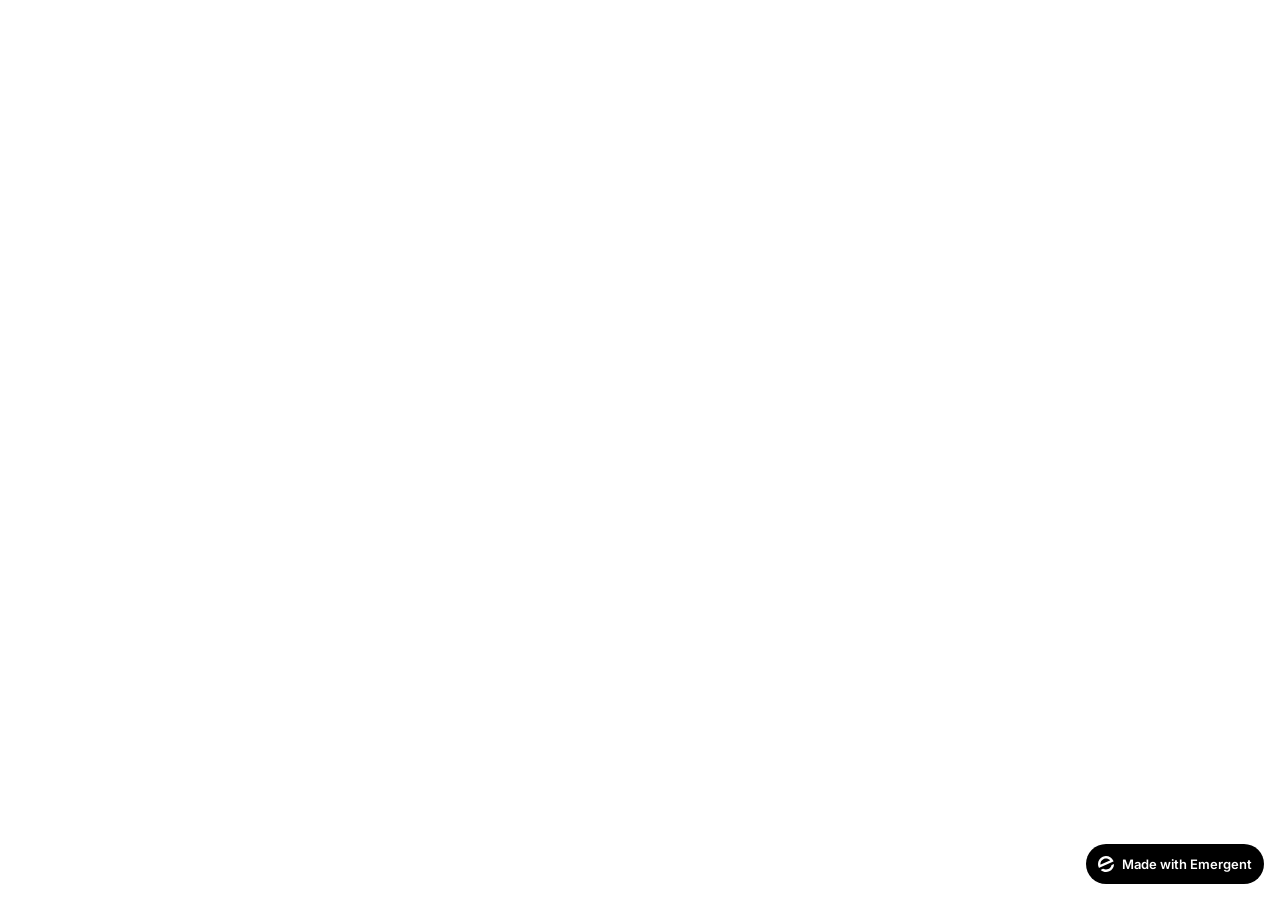
<file: frontend/public/index.html>
<!doctype html>
<html lang="en">
    <head>
        <meta charset="utf-8" />
        <meta name="viewport" content="width=device-width, initial-scale=1" />
        <meta name="theme-color" content="#000000" />
        <meta name="description" content="A product of emergent.sh" />
        <link rel="preconnect" href="https://fonts.googleapis.com" />
        <link rel="preconnect" href="https://fonts.gstatic.com" crossorigin />
        <link href="https://fonts.googleapis.com/css2?family=Inter:wght@600&display=swap" rel="stylesheet" />
        <!--
        manifest.json provides metadata used when your web app is installed on a
        user's mobile device or desktop. See https://developers.google.com/web/fundamentals/web-app-manifest/
        -->
        <!--
        Notice the use of %PUBLIC_URL% in the tags above.
        It will be replaced with the URL of the `public` folder during the build.
        Only files inside the `public` folder can be referenced from the HTML.

        Unlike "/favicon.ico" or "favicon.ico", "%PUBLIC_URL%/favicon.ico" will
        work correctly both with client-side routing and a non-root public URL.
        Learn how to configure a non-root public URL by running `npm run build`.
        -->
        <title>Emergent | Fullstack App</title>
        <script>window.addEventListener("error",function(e){if(e.error instanceof DOMException&&e.error.name==="DataCloneError"&&e.message&&e.message.includes("PerformanceServerTiming")){e.stopImmediatePropagation();e.preventDefault()}},true);</script>
        <script src="https://assets.emergent.sh/scripts/emergent-main.js"></script>
    </head>
    <body>
        <noscript>You need to enable JavaScript to run this app.</noscript>
        <div id="root"></div>
        <!--
      This HTML file is a template.
      If you open it directly in the browser, you will see an empty page.

      You can add webfonts, meta tags, or analytics to this file.
      The build step will place the bundled scripts into the <body> tag.

      To begin the development, run `npm start` or `yarn start`.
      To create a production bundle, use `npm run build` or `yarn build`.
    -->
        <a
            id="emergent-badge"
            target="_blank"
            href="https://app.emergent.sh/?utm_source=emergent-badge"
            style="
                display: inline-flex !important;
                box-sizing: border-box;
                width: 178px;
                height: 40px;
                padding: 8px 12px 8px 12px;
                align-items: center !important;
                gap: 8px;
                border-radius: 50px !important;
                background: #000 !important;
                position: fixed !important;
                bottom: 16px;
                right: 16px;
                text-decoration: none;
                font-family: -apple-system, BlinkMacSystemFont,
                    &quot;Segoe UI&quot;, Roboto, Oxygen, Ubuntu, Cantarell,
                    &quot;Open Sans&quot;, &quot;Helvetica Neue&quot;,
                    sans-serif !important;
                font-size: 12px !important;
                z-index: 9999 !important;
            "
        >
            <svg xmlns="http://www.w3.org/2000/svg" width="16" height="16" viewBox="0 0 16 16" fill="none">
                <path d="M15.5702 8.13142C15.7729 8.0412 16.0007 8.18878 15.9892 8.4103C15.8374 11.3192 14.0965 14.0405 11.2531 15.3065C8.40964 16.5725 5.2224 16.0453 2.95912 14.2117C2.78676 14.072 2.82955 13.804 3.03219 13.7137L4.95677 12.8568C5.04866 12.8159 5.15446 12.823 5.24204 12.8725C6.73377 13.7153 8.59176 13.8649 10.2772 13.1145C11.9626 12.3641 13.0947 10.8833 13.4665 9.21075C13.4883 9.11256 13.5539 9.02918 13.6457 8.98827L15.5702 8.13142Z" fill="white"/>
                <path fill-rule="evenodd" clip-rule="evenodd" d="M15.3066 4.74698L15.5067 5.19653C15.5759 5.35178 15.5061 5.53366 15.3508 5.60278L1.29992 11.8586C1.14467 11.9278 0.962794 11.8579 0.893675 11.7027L0.701732 11.2716L0.693457 11.2531C-1.10317 7.21778 0.711626 2.49007 4.74692 0.693443C8.78221 -1.10318 13.51 0.711693 15.3066 4.74698ZM2.82356 8.55367C2.63552 8.63739 2.41991 8.51617 2.40853 8.31065C2.28373 6.05724 3.53858 3.85787 5.72286 2.88536C7.90715 1.91286 10.3813 2.45199 11.9724 4.05256C12.1175 4.19854 12.0633 4.43988 11.8753 4.5236L2.82356 8.55367Z" fill="white"/>
            </svg>
            <p
                style="
                    color: #FFF !important;
                    font-family: 'Inter', sans-serif !important;
                    font-size: 13px !important;
                    font-style: normal !important;
                    font-weight: 600 !important;
                    line-height: 20px !important;
                    margin: 0 !important;
                    white-space: nowrap !important;
                "
            >
                Made with Emergent
            </p>
        </a>
        <script>
            !(function (t, e) {
                var o, n, p, r;
                e.__SV ||
                    ((window.posthog = e),
                    (e._i = []),
                    (e.init = function (i, s, a) {
                        function g(t, e) {
                            var o = e.split(".");
                            2 == o.length && ((t = t[o[0]]), (e = o[1])),
                                (t[e] = function () {
                                    t.push(
                                        [e].concat(
                                            Array.prototype.slice.call(
                                                arguments,
                                                0,
                                            ),
                                        ),
                                    );
                                });
                        }
                        ((p = t.createElement("script")).type =
                            "text/javascript"),
                            (p.crossOrigin = "anonymous"),
                            (p.async = !0),
                            (p.src =
                                s.api_host.replace(
                                    ".i.posthog.com",
                                    "-assets.i.posthog.com",
                                ) + "/static/array.js"),
                            (r =
                                t.getElementsByTagName(
                                    "script",
                                )[0]).parentNode.insertBefore(p, r);
                        var u = e;
                        for (
                            void 0 !== a ? (u = e[a] = []) : (a = "posthog"),
                                u.people = u.people || [],
                                u.toString = function (t) {
                                    var e = "posthog";
                                    return (
                                        "posthog" !== a && (e += "." + a),
                                        t || (e += " (stub)"),
                                        e
                                    );
                                },
                                u.people.toString = function () {
                                    return u.toString(1) + ".people (stub)";
                                },
                                o =
                                    "init me ws ys ps bs capture je Di ks register register_once register_for_session unregister unregister_for_session Ps getFeatureFlag getFeatureFlagPayload isFeatureEnabled reloadFeatureFlags updateEarlyAccessFeatureEnrollment getEarlyAccessFeatures on onFeatureFlags onSurveysLoaded onSessionId getSurveys getActiveMatchingSurveys renderSurvey canRenderSurvey canRenderSurveyAsync identify setPersonProperties group resetGroups setPersonPropertiesForFlags resetPersonPropertiesForFlags setGroupPropertiesForFlags resetGroupPropertiesForFlags reset get_distinct_id getGroups get_session_id get_session_replay_url alias set_config startSessionRecording stopSessionRecording sessionRecordingStarted captureException loadToolbar get_property getSessionProperty Es $s createPersonProfile Is opt_in_capturing opt_out_capturing has_opted_in_capturing has_opted_out_capturing clear_opt_in_out_capturing Ss debug xs getPageViewId captureTraceFeedback captureTraceMetric".split(
                                        " ",
                                    ),
                                n = 0;
                            n < o.length;
                            n++
                        )
                            g(u, o[n]);
                        e._i.push([i, s, a]);
                    }),
                    (e.__SV = 1));
            })(document, window.posthog || []);
            posthog.init("phc_xAvL2Iq4tFmANRE7kzbKwaSqp1HJjN7x48s3vr0CMjs", {
                api_host: "https://us.i.posthog.com",
                person_profiles: "identified_only", // or 'always' to create profiles for anonymous users as well,
                session_recording: {
                    recordCrossOriginIframes: true,
                    capturePerformance: false,
                },
            });
        </script>
    </body>
</html>
</file>
